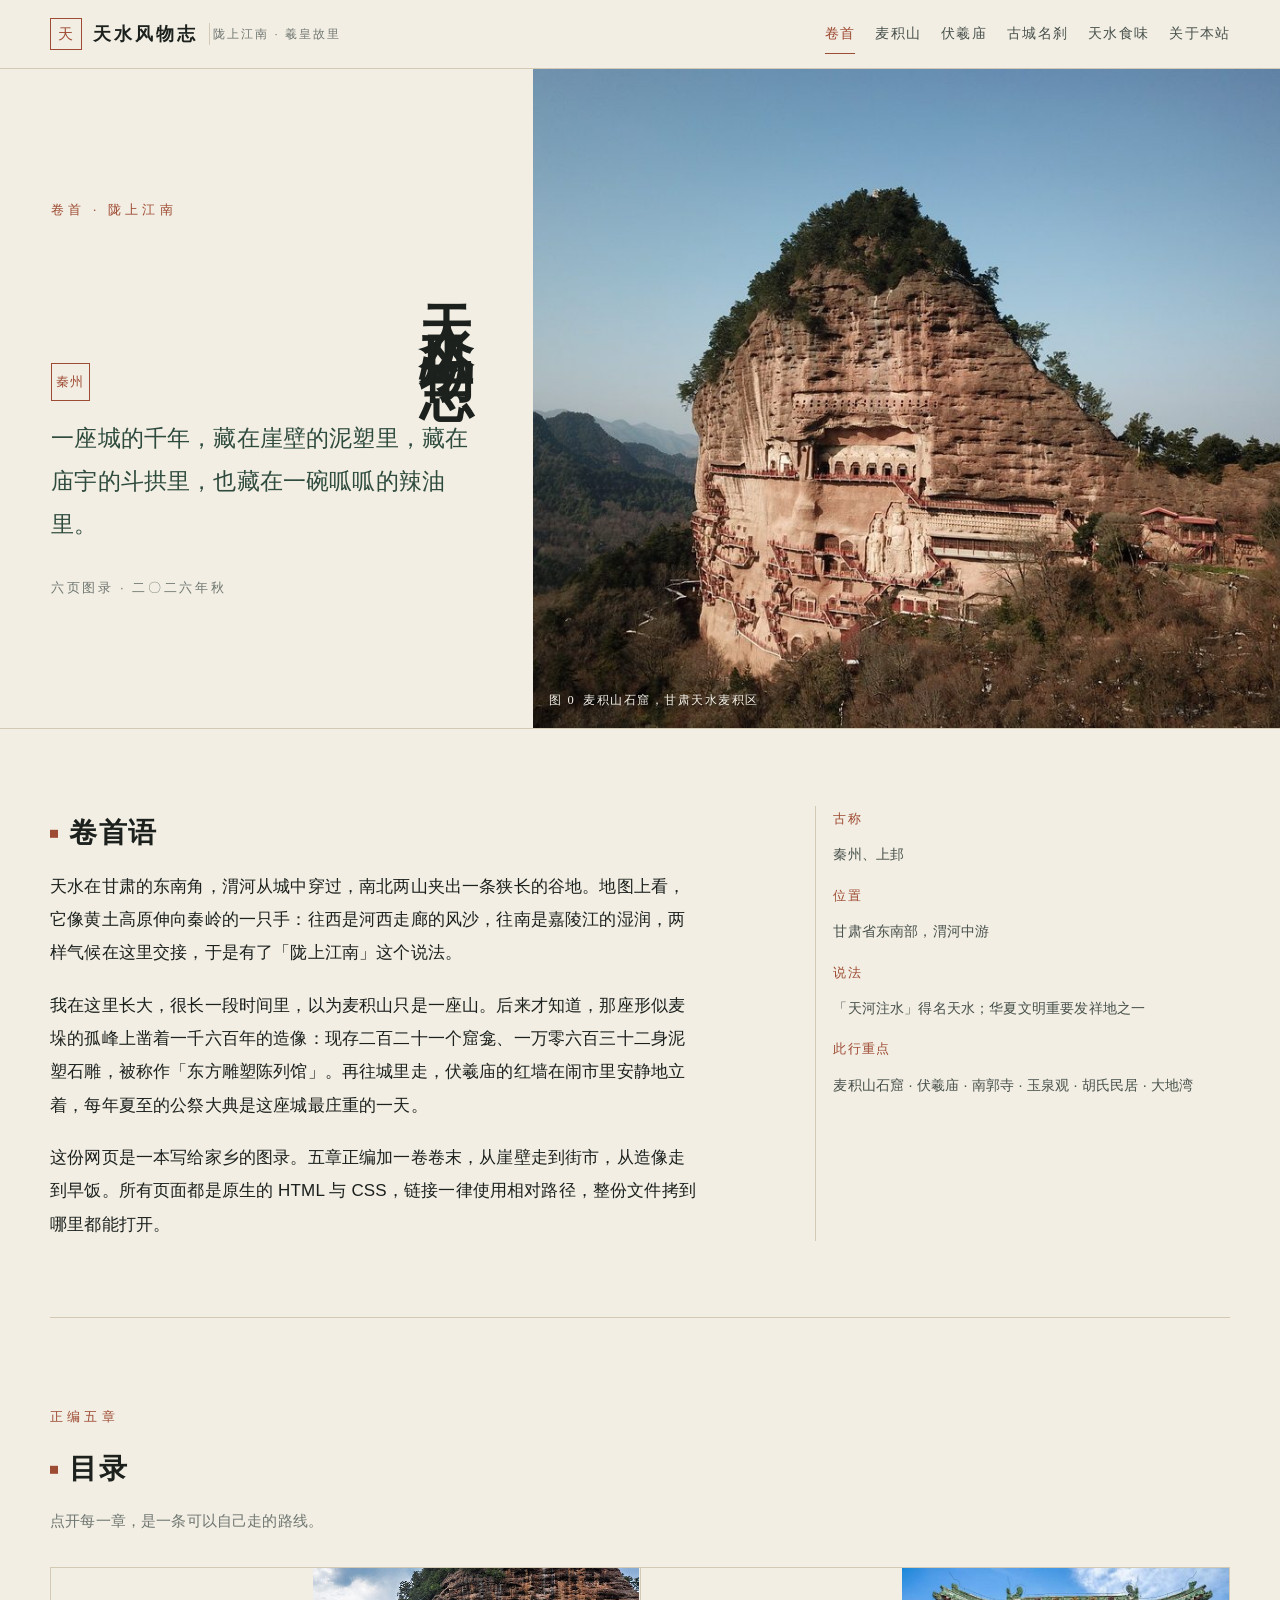
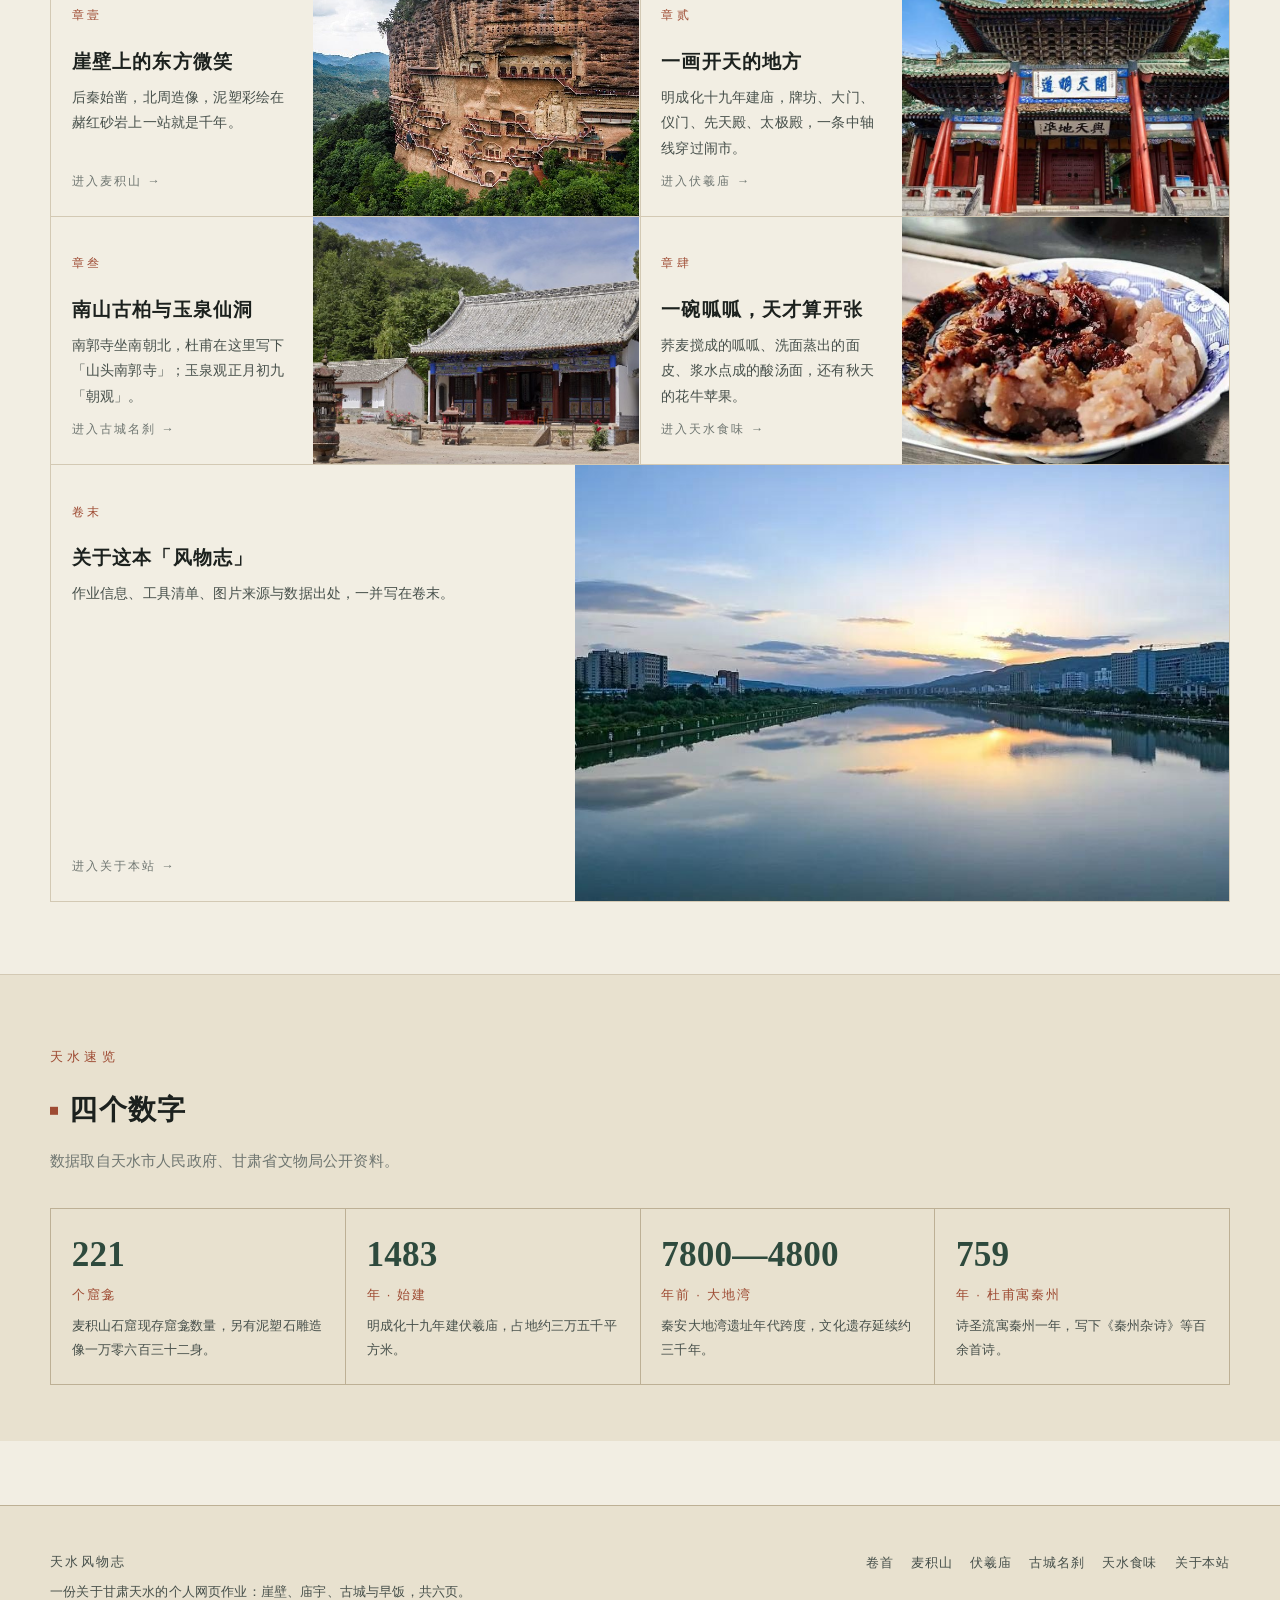
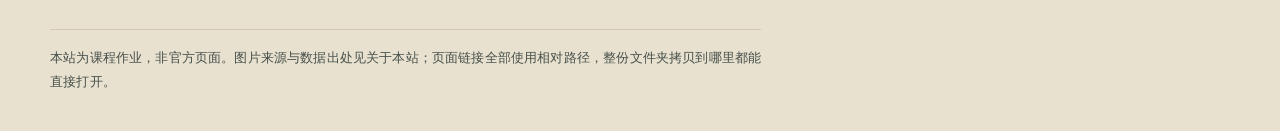
<file: index.html>
<!DOCTYPE html>
<html lang="zh-CN">
<head>
<meta charset="UTF-8">
<meta name="viewport" content="width=device-width, initial-scale=1">
<title>天水风物志 · 卷首 | 陇上江南，羲皇故里</title>
<meta name="description" content="一份关于甘肃天水的个人网页：从麦积山石窟、伏羲庙到古城名刹与市井食味，六页图录带你走一遍陇上江南。">
<meta name="author" content="个人网页设计课程作业">
<link rel="icon" href="images/favicon.svg" type="image/svg+xml">
<link rel="preconnect" href="https://miaoda.feishu.cn" crossorigin>
<link rel="stylesheet" href="https://miaoda.feishu.cn/fonts/css2?family=Noto+Serif+SC:wght@400;600;700;900&family=Noto+Sans+SC:wght@300;400;500;700&display=swap">
<link rel="stylesheet" href="css/style.css">
</head>
<body>

<header class="masthead" id="masthead">
  <div class="masthead__inner">
    <a class="brand" href="index.html" aria-label="返回首页">
      <span class="brand-seal" aria-hidden="true">天</span>
      <span class="brand-name">天水风物志</span>
      <span class="brand-sub">陇上江南 · 羲皇故里</span>
    </a>
    <button class="nav-toggle" type="button" aria-expanded="false" aria-controls="site-nav">目录</button>
    <nav class="site-nav" id="site-nav" aria-label="主导航">
      <a href="index.html" class="is-active" aria-current="page">卷首</a>
      <a href="maijishan.html">麦积山</a>
      <a href="fuximiao.html">伏羲庙</a>
      <a href="gucheng.html">古城名刹</a>
      <a href="shiwei.html">天水食味</a>
      <a href="about.html">关于本站</a>
    </nav>
  </div>
</header>

<main>

  <!-- ================= 分栏题签主图 ================= -->
  <section class="home-hero" aria-labelledby="hero-title">
    <div class="home-hero__text">
      <p class="kicker">卷首 · 陇上江南</p>
      <h1 class="home-hero__title" id="hero-title">天水风物志</h1>
      <div class="home-hero__aside">
        <span class="home-hero__seal" aria-hidden="true">秦州</span>
        <p class="home-hero__line">一座城的千年，藏在崖壁的泥塑里，藏在庙宇的斗拱里，也藏在一碗呱呱的辣油里。</p>
        <p class="home-hero__meta">六页图录 · 二〇二六年秋</p>
      </div>
    </div>
    <figure class="home-hero__figure">
      <img src="images/mj-01.jpg" alt="麦积山石窟远眺，赭红色孤峰上密布窟龛与栈道" width="1000" height="714">
      <figcaption><span>图 0</span> 麦积山石窟，甘肃天水麦积区</figcaption>
    </figure>
  </section>

  <!-- ================= 卷首语 ================= -->
  <section class="preface wrap" aria-labelledby="preface-title">
    <div class="prose prose--lead">
      <h2 class="section-title" id="preface-title">卷首语</h2>
      <p>天水在甘肃的东南角，渭河从城中穿过，南北两山夹出一条狭长的谷地。地图上看，它像黄土高原伸向秦岭的一只手：往西是河西走廊的风沙，往南是嘉陵江的湿润，两样气候在这里交接，于是有了「陇上江南」这个说法。</p>
      <p>我在这里长大，很长一段时间里，以为麦积山只是一座山。后来才知道，那座形似麦垛的孤峰上凿着一千六百年的造像：现存二百二十一个窟龛、一万零六百三十二身泥塑石雕，被称作「东方雕塑陈列馆」。再往城里走，伏羲庙的红墙在闹市里安静地立着，每年夏至的公祭大典是这座城最庄重的一天。</p>
      <p>这份网页是一本写给家乡的图录。五章正编加一卷卷末，从崖壁走到街市，从造像走到早饭。所有页面都是原生的 HTML 与 CSS，链接一律使用相对路径，整份文件拷到哪里都能打开。</p>
    </div>
    <aside class="preface__note">
      <dl>
        <dt>古称</dt>
        <dd>秦州、上邽</dd>
        <dt>位置</dt>
        <dd>甘肃省东南部，渭河中游</dd>
        <dt>说法</dt>
        <dd>「天河注水」得名天水；华夏文明重要发祥地之一</dd>
        <dt>此行重点</dt>
        <dd>麦积山石窟 · 伏羲庙 · 南郭寺 · 玉泉观 · 胡氏民居 · 大地湾</dd>
      </dl>
    </aside>
  </section>

  <!-- ================= 章节目录 ================= -->
  <section class="chapters wrap" aria-labelledby="chapters-title">
    <p class="kicker">正编五章</p>
    <h2 class="section-title" id="chapters-title">目录</h2>
    <p class="section-sub">点开每一章，是一条可以自己走的路线。</p>

    <div class="chapter-list">
      <a class="chapter-card" href="maijishan.html">
        <div class="chapter-card__body">
          <p class="chapter-card__no">章壹</p>
          <h3 class="chapter-card__title">崖壁上的东方微笑</h3>
          <p class="chapter-card__desc">后秦始凿，北周造像，泥塑彩绘在赭红砂岩上一站就是千年。</p>
          <span class="chapter-card__more">进入麦积山 →</span>
        </div>
        <div class="chapter-card__figure">
          <img src="images/mj-03.jpg" alt="麦积山石窟侧面，崖壁与栈道层叠" width="800" height="489" loading="lazy">
        </div>
      </a>

      <a class="chapter-card" href="fuximiao.html">
        <div class="chapter-card__body">
          <p class="chapter-card__no">章贰</p>
          <h3 class="chapter-card__title">一画开天的地方</h3>
          <p class="chapter-card__desc">明成化十九年建庙，牌坊、大门、仪门、先天殿、太极殿，一条中轴线穿过闹市。</p>
          <span class="chapter-card__more">进入伏羲庙 →</span>
        </div>
        <div class="chapter-card__figure">
          <img src="images/fx-01.jpg" alt="伏羲庙牌坊，匾额“开天明道”" width="800" height="533" loading="lazy">
        </div>
      </a>

      <a class="chapter-card" href="gucheng.html">
        <div class="chapter-card__body">
          <p class="chapter-card__no">章叁</p>
          <h3 class="chapter-card__title">南山古柏与玉泉仙洞</h3>
          <p class="chapter-card__desc">南郭寺坐南朝北，杜甫在这里写下「山头南郭寺」；玉泉观正月初九「朝观」。</p>
          <span class="chapter-card__more">进入古城名刹 →</span>
        </div>
        <div class="chapter-card__figure">
          <img src="images/ng-02.jpg" alt="南郭寺大殿前的香炉与院落" width="800" height="563" loading="lazy">
        </div>
      </a>

      <a class="chapter-card" href="shiwei.html">
        <div class="chapter-card__body">
          <p class="chapter-card__no">章肆</p>
          <h3 class="chapter-card__title">一碗呱呱，天才算开张</h3>
          <p class="chapter-card__desc">荞麦搅成的呱呱、洗面蒸出的面皮、浆水点成的酸汤面，还有秋天的花牛苹果。</p>
          <span class="chapter-card__more">进入天水食味 →</span>
        </div>
        <div class="chapter-card__figure">
          <img src="images/gg-01.jpg" alt="一碗浇了辣油蒜汁的天水呱呱" width="640" height="426" loading="lazy">
        </div>
      </a>

      <a class="chapter-card" href="about.html">
        <div class="chapter-card__body">
          <p class="chapter-card__no">卷末</p>
          <h3 class="chapter-card__title">关于这本「风物志」</h3>
          <p class="chapter-card__desc">作业信息、工具清单、图片来源与数据出处，一并写在卷末。</p>
          <span class="chapter-card__more">进入关于本站 →</span>
        </div>
        <div class="chapter-card__figure">
          <img src="images/city-01.jpg" alt="天水渭河城市段的日出与倒影" width="800" height="533" loading="lazy">
        </div>
      </a>
    </div>
  </section>

  <!-- ================= 速览 ================= -->
  <section class="facts" aria-labelledby="facts-title">
    <div class="wrap">
      <p class="kicker">天水速览</p>
      <h2 class="section-title" id="facts-title">四个数字</h2>
      <p class="section-sub">数据取自天水市人民政府、甘肃省文物局公开资料。</p>
      <div class="facts__grid">
        <div class="fact">
          <span class="fact__num">221</span>
          <span class="fact__label">个窟龛</span>
          <span class="fact__text">麦积山石窟现存窟龛数量，另有泥塑石雕造像一万零六百三十二身。</span>
        </div>
        <div class="fact">
          <span class="fact__num">1483</span>
          <span class="fact__label">年 · 始建</span>
          <span class="fact__text">明成化十九年建伏羲庙，占地约三万五千平方米。</span>
        </div>
        <div class="fact">
          <span class="fact__num">7800—4800</span>
          <span class="fact__label">年前 · 大地湾</span>
          <span class="fact__text">秦安大地湾遗址年代跨度，文化遗存延续约三千年。</span>
        </div>
        <div class="fact">
          <span class="fact__num">759</span>
          <span class="fact__label">年 · 杜甫寓秦州</span>
          <span class="fact__text">诗圣流寓秦州一年，写下《秦州杂诗》等百余首诗。</span>
        </div>
      </div>
    </div>
  </section>

</main>

<footer class="site-foot">
  <div class="wrap site-foot__inner">
    <div>
      <p class="site-foot__title">天水风物志</p>
      <p>一份关于甘肃天水的个人网页作业：崖壁、庙宇、古城与早饭，共六页。</p>
      <p class="site-foot__colophon">本站为课程作业，非官方页面。图片来源与数据出处见<a href="about.html">关于本站</a>；页面链接全部使用相对路径，整份文件夹拷贝到哪里都能直接打开。</p>
    </div>
    <nav class="site-foot__nav" aria-label="页脚导航">
      <a href="index.html">卷首</a>
      <a href="maijishan.html">麦积山</a>
      <a href="fuximiao.html">伏羲庙</a>
      <a href="gucheng.html">古城名刹</a>
      <a href="shiwei.html">天水食味</a>
      <a href="about.html">关于本站</a>
    </nav>
  </div>
</footer>

<div class="toast" id="toast" role="status" aria-live="polite"></div>
<script src="js/main.js"></script>
</body>
</html>
</file>
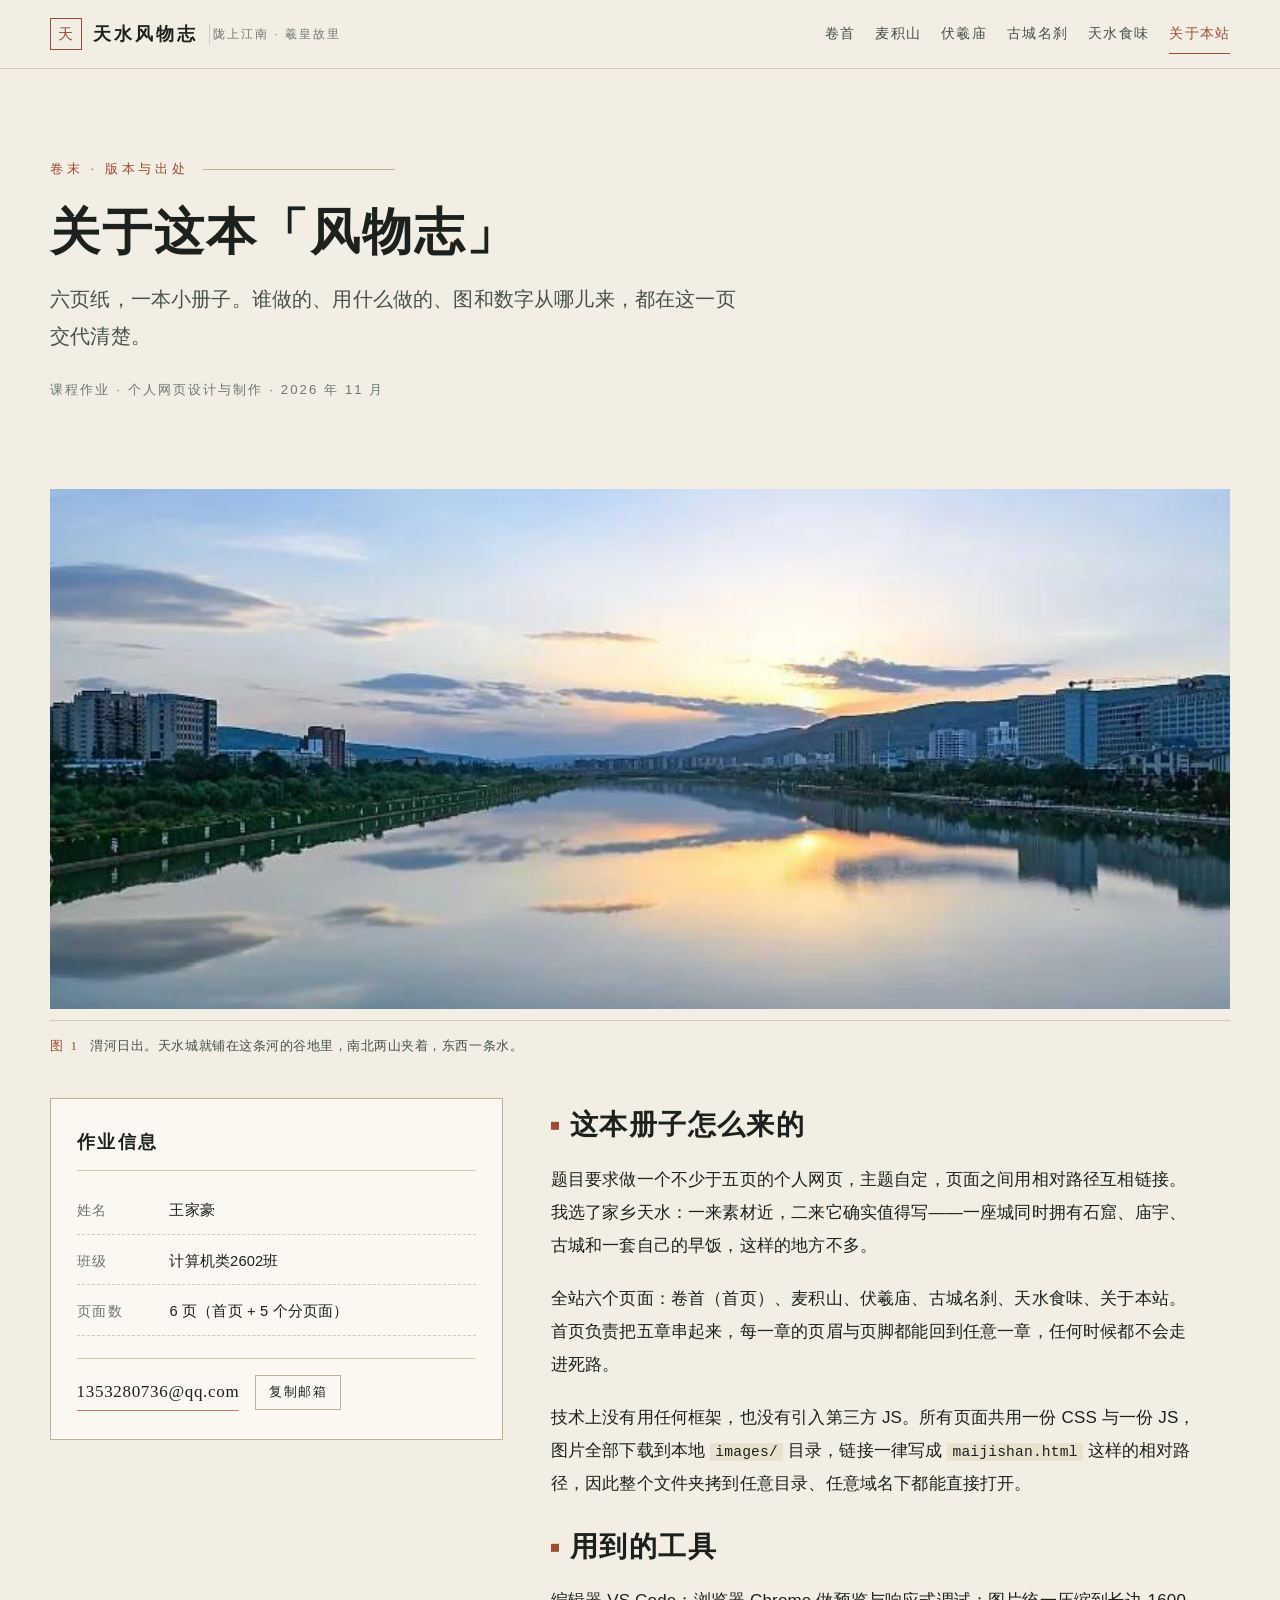
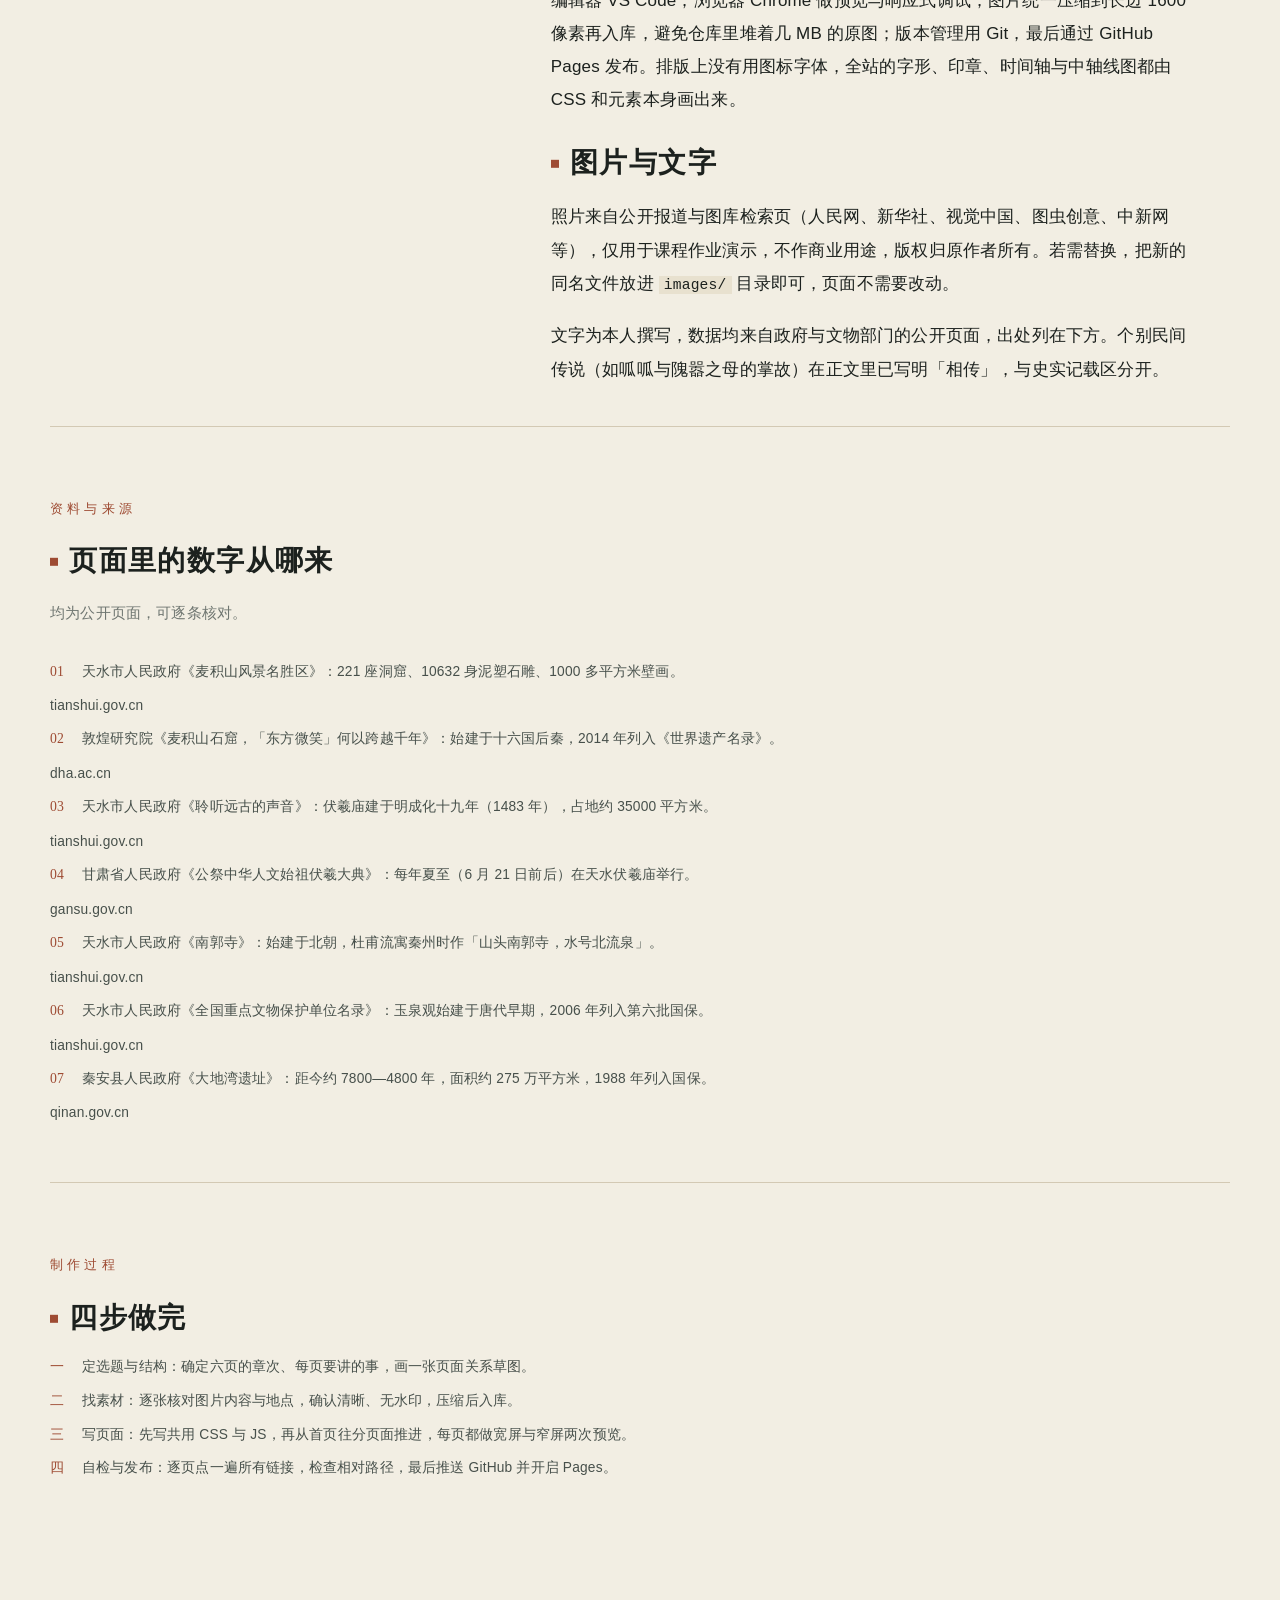
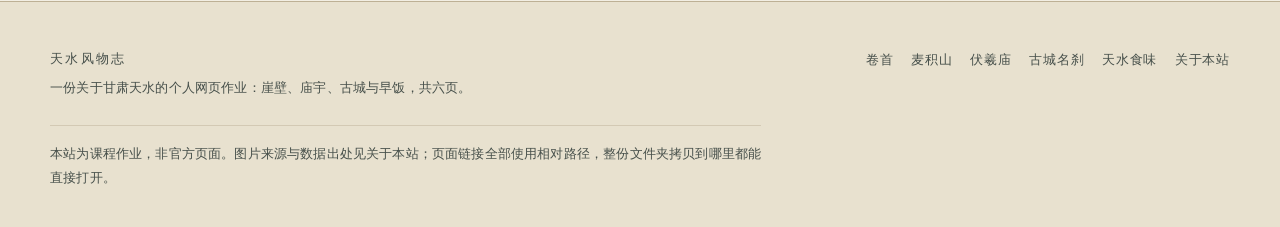
<file: about.html>
<!DOCTYPE html>
<html lang="zh-CN">
<head>
<meta charset="UTF-8">
<meta name="viewport" content="width=device-width, initial-scale=1">
<title>关于本站 · 卷末 | 天水风物志</title>
<meta name="description" content="《天水风物志》的卷末：作业信息、制作工具、图片版权说明、数据来源与联系方式。六个页面，全部使用相对路径。">
<link rel="icon" href="images/favicon.svg" type="image/svg+xml">
<link rel="preconnect" href="https://miaoda.feishu.cn" crossorigin>
<link rel="stylesheet" href="https://miaoda.feishu.cn/fonts/css2?family=Noto+Serif+SC:wght@400;600;700;900&family=Noto+Sans+SC:wght@300;400;500;700&display=swap">
<link rel="stylesheet" href="css/style.css">
</head>
<body>

<header class="masthead" id="masthead">
  <div class="masthead__inner">
    <a class="brand" href="index.html" aria-label="返回首页">
      <span class="brand-seal" aria-hidden="true">天</span>
      <span class="brand-name">天水风物志</span>
      <span class="brand-sub">陇上江南 · 羲皇故里</span>
    </a>
    <button class="nav-toggle" type="button" aria-expanded="false" aria-controls="site-nav">目录</button>
    <nav class="site-nav" id="site-nav" aria-label="主导航">
      <a href="index.html">卷首</a>
      <a href="maijishan.html">麦积山</a>
      <a href="fuximiao.html">伏羲庙</a>
      <a href="gucheng.html">古城名刹</a>
      <a href="shiwei.html">天水食味</a>
      <a href="about.html" class="is-active" aria-current="page">关于本站</a>
    </nav>
  </div>
</header>

<main>

  <section class="chapter-head wrap">
    <p class="chapter-head__no">卷末 · 版本与出处</p>
    <h1>关于这本「风物志」</h1>
    <p class="lede">六页纸，一本小册子。谁做的、用什么做的、图和数字从哪儿来，都在这一页交代清楚。</p>
    <p class="chapter-head__meta">课程作业 · 个人网页设计与制作 · 2026 年 11 月</p>
  </section>

  <figure class="plate plate--wide wrap">
    <img src="images/city-01.jpg" alt="天水渭河城市段，日出时河面与两岸建筑的倒影" width="800" height="533">
    <figcaption><span class="plate-no">图 1</span> 渭河日出。天水城就铺在这条河的谷地里，南北两山夹着，东西一条水。</figcaption>
  </figure>

  <section class="wrap">
    <div class="about-grid">
      <div class="id-card">
        <h2>作业信息</h2>
        <div class="id-row"><label>姓名</label><span class="value">王家豪</span></div>
        <div class="id-row"><label>班级</label><span class="value">计算机类2602班</span></div>
        <div class="id-row"><label>页面数</label><span class="value">6 页（首页 + 5 个分页面）</span></div>
        <div class="contact">
          <a class="contact__mail" href="mailto:1353280736@qq.com">1353280736@qq.com</a>
          <button class="copy-btn" type="button" id="copy-mail" data-mail="1353280736@qq.com">复制邮箱</button>
        </div>
      </div>

      <div class="prose">
        <h2 class="section-title">这本册子怎么来的</h2>
        <p>题目要求做一个不少于五页的个人网页，主题自定，页面之间用相对路径互相链接。我选了家乡天水：一来素材近，二来它确实值得写——一座城同时拥有石窟、庙宇、古城和一套自己的早饭，这样的地方不多。</p>
        <p>全站六个页面：卷首（首页）、麦积山、伏羲庙、古城名刹、天水食味、关于本站。首页负责把五章串起来，每一章的页眉与页脚都能回到任意一章，任何时候都不会走进死路。</p>
        <p>技术上没有用任何框架，也没有引入第三方 JS。所有页面共用一份 CSS 与一份 JS，图片全部下载到本地 <code>images/</code> 目录，链接一律写成 <code>maijishan.html</code> 这样的相对路径，因此整个文件夹拷到任意目录、任意域名下都能直接打开。</p>

        <h2 class="section-title">用到的工具</h2>
        <p>编辑器 VS Code；浏览器 Chrome 做预览与响应式调试；图片统一压缩到长边 1600 像素再入库，避免仓库里堆着几 MB 的原图；版本管理用 Git，最后通过 GitHub Pages 发布。排版上没有用图标字体，全站的字形、印章、时间轴与中轴线图都由 CSS 和元素本身画出来。</p>

        <h2 class="section-title">图片与文字</h2>
        <p>照片来自公开报道与图库检索页（人民网、新华社、视觉中国、图虫创意、中新网等），仅用于课程作业演示，不作商业用途，版权归原作者所有。若需替换，把新的同名文件放进 <code>images/</code> 目录即可，页面不需要改动。</p>
        <p>文字为本人撰写，数据均来自政府与文物部门的公开页面，出处列在下方。个别民间传说（如呱呱与隗嚣之母的掌故）在正文里已写明「相传」，与史实记载区分开。</p>
      </div>
    </div>
  </section>

  <section class="sources wrap" aria-labelledby="src-title">
    <p class="kicker">资料与来源</p>
    <h2 class="section-title" id="src-title">页面里的数字从哪来</h2>
    <p class="section-sub">均为公开页面，可逐条核对。</p>
    <ul class="sources__list">
      <li><b>01</b>天水市人民政府《麦积山风景名胜区》：221 座洞窟、10632 身泥塑石雕、1000 多平方米壁画。<a href="https://www.tianshui.gov.cn/info/3851/329121.htm" target="_blank" rel="noopener">tianshui.gov.cn</a></li>
      <li><b>02</b>敦煌研究院《麦积山石窟，「东方微笑」何以跨越千年》：始建于十六国后秦，2014 年列入《世界遗产名录》。<a href="https://www.dha.ac.cn/info/1018/6116.htm" target="_blank" rel="noopener">dha.ac.cn</a></li>
      <li><b>03</b>天水市人民政府《聆听远古的声音》：伏羲庙建于明成化十九年（1483 年），占地约 35000 平方米。<a href="https://www.tianshui.gov.cn/wlj/info/1822/175582.htm" target="_blank" rel="noopener">tianshui.gov.cn</a></li>
      <li><b>04</b>甘肃省人民政府《公祭中华人文始祖伏羲大典》：每年夏至（6 月 21 日前后）在天水伏羲庙举行。<a href="http://gansu.gov.cn/gsszf/gsyw/202506/174160079.shtml" target="_blank" rel="noopener">gansu.gov.cn</a></li>
      <li><b>05</b>天水市人民政府《南郭寺》：始建于北朝，杜甫流寓秦州时作「山头南郭寺，水号北流泉」。<a href="http://www.tianshui.gov.cn/info/4851/601021.htm" target="_blank" rel="noopener">tianshui.gov.cn</a></li>
      <li><b>06</b>天水市人民政府《全国重点文物保护单位名录》：玉泉观始建于唐代早期，2006 年列入第六批国保。<a href="https://www.tianshui.gov.cn/info/4841/600351.htm" target="_blank" rel="noopener">tianshui.gov.cn</a></li>
      <li><b>07</b>秦安县人民政府《大地湾遗址》：距今约 7800—4800 年，面积约 275 万平方米，1988 年列入国保。<a href="https://www.qinan.gov.cn/info/10162/83391.htm" target="_blank" rel="noopener">qinan.gov.cn</a></li>
    </ul>
  </section>

  <section class="wrap sources" aria-labelledby="log-title">
    <p class="kicker">制作过程</p>
    <h2 class="section-title" id="log-title">四步做完</h2>
    <ul class="sources__list">
      <li><b>一</b>定选题与结构：确定六页的章次、每页要讲的事，画一张页面关系草图。</li>
      <li><b>二</b>找素材：逐张核对图片内容与地点，确认清晰、无水印，压缩后入库。</li>
      <li><b>三</b>写页面：先写共用 CSS 与 JS，再从首页往分页面推进，每页都做宽屏与窄屏两次预览。</li>
      <li><b>四</b>自检与发布：逐页点一遍所有链接，检查相对路径，最后推送 GitHub 并开启 Pages。</li>
    </ul>
  </section>

</main>

<footer class="site-foot">
  <div class="wrap site-foot__inner">
    <div>
      <p class="site-foot__title">天水风物志</p>
      <p>一份关于甘肃天水的个人网页作业：崖壁、庙宇、古城与早饭，共六页。</p>
      <p class="site-foot__colophon">本站为课程作业，非官方页面。图片来源与数据出处见<a href="about.html">关于本站</a>；页面链接全部使用相对路径，整份文件夹拷贝到哪里都能直接打开。</p>
    </div>
    <nav class="site-foot__nav" aria-label="页脚导航">
      <a href="index.html">卷首</a>
      <a href="maijishan.html">麦积山</a>
      <a href="fuximiao.html">伏羲庙</a>
      <a href="gucheng.html">古城名刹</a>
      <a href="shiwei.html">天水食味</a>
      <a href="about.html">关于本站</a>
    </nav>
  </div>
</footer>

<div class="toast" id="toast" role="status" aria-live="polite"></div>
<script src="js/main.js"></script>
</body>
</html>
</file>
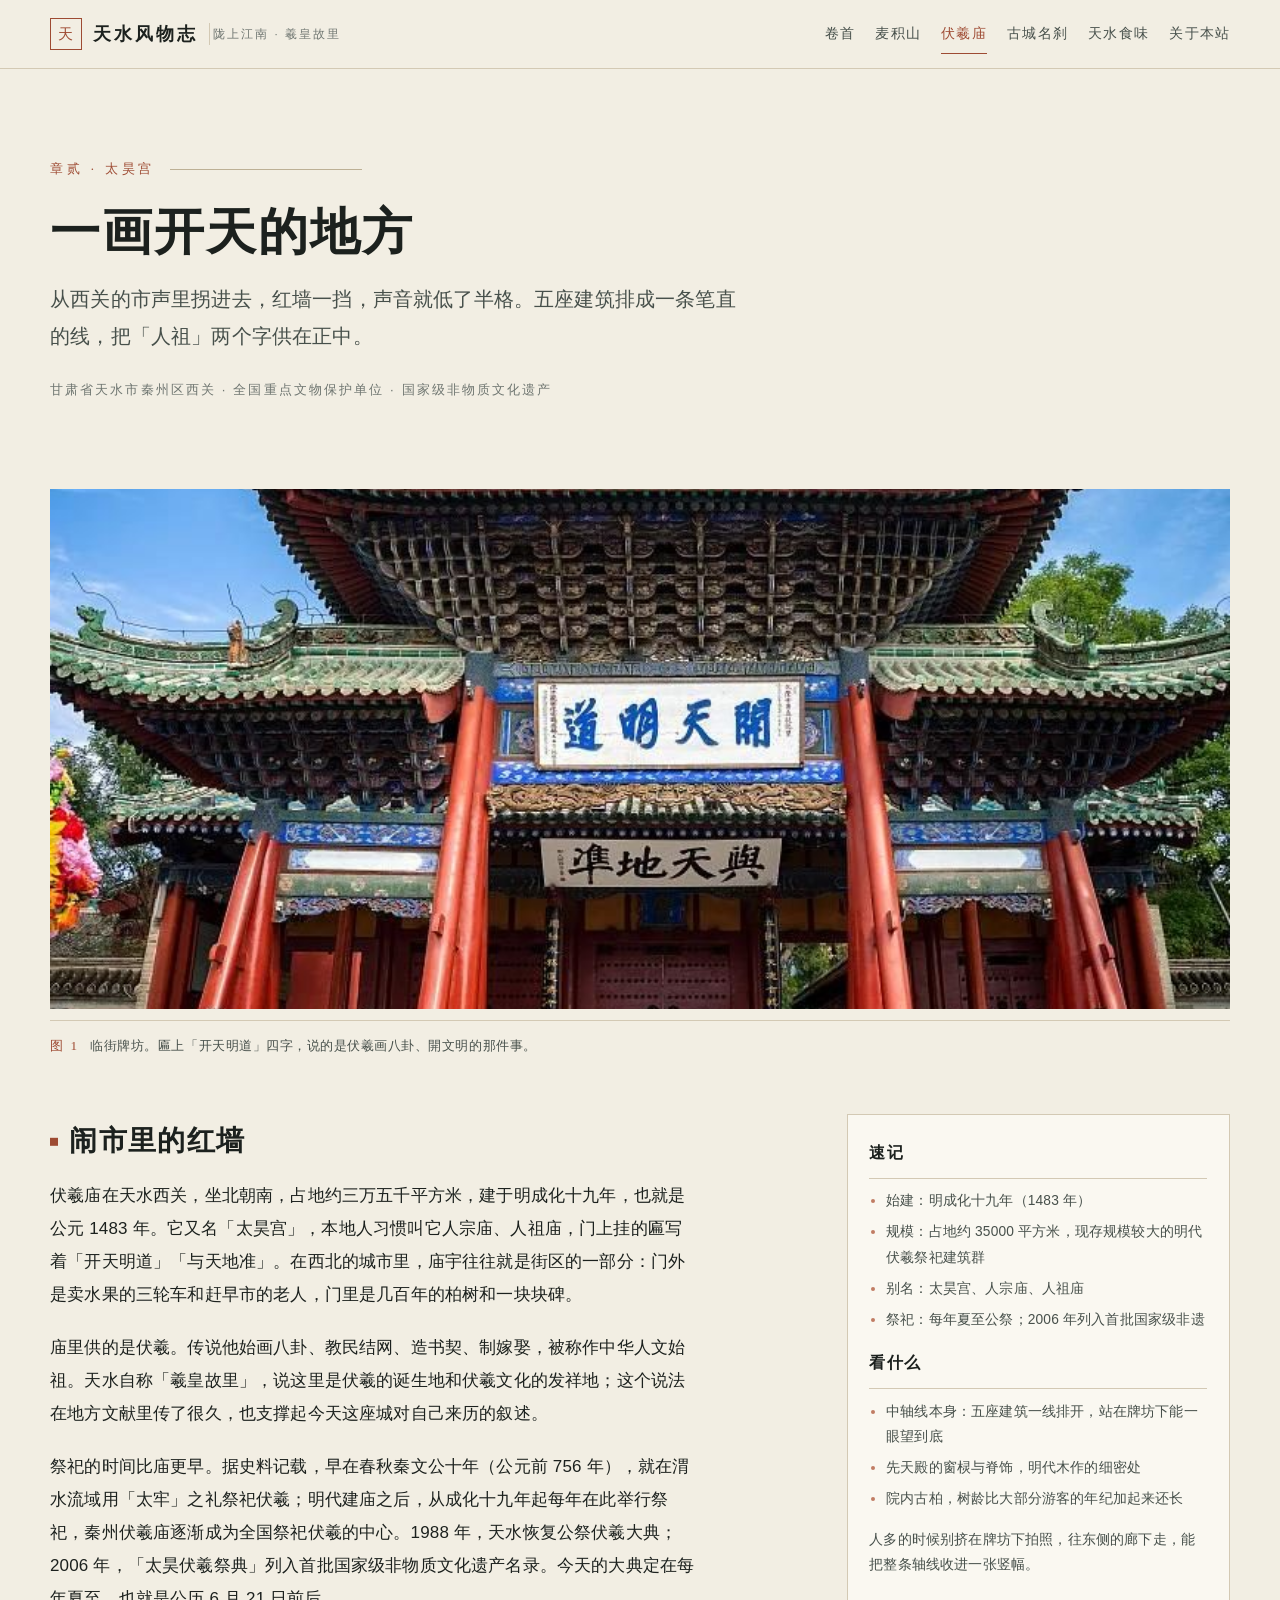
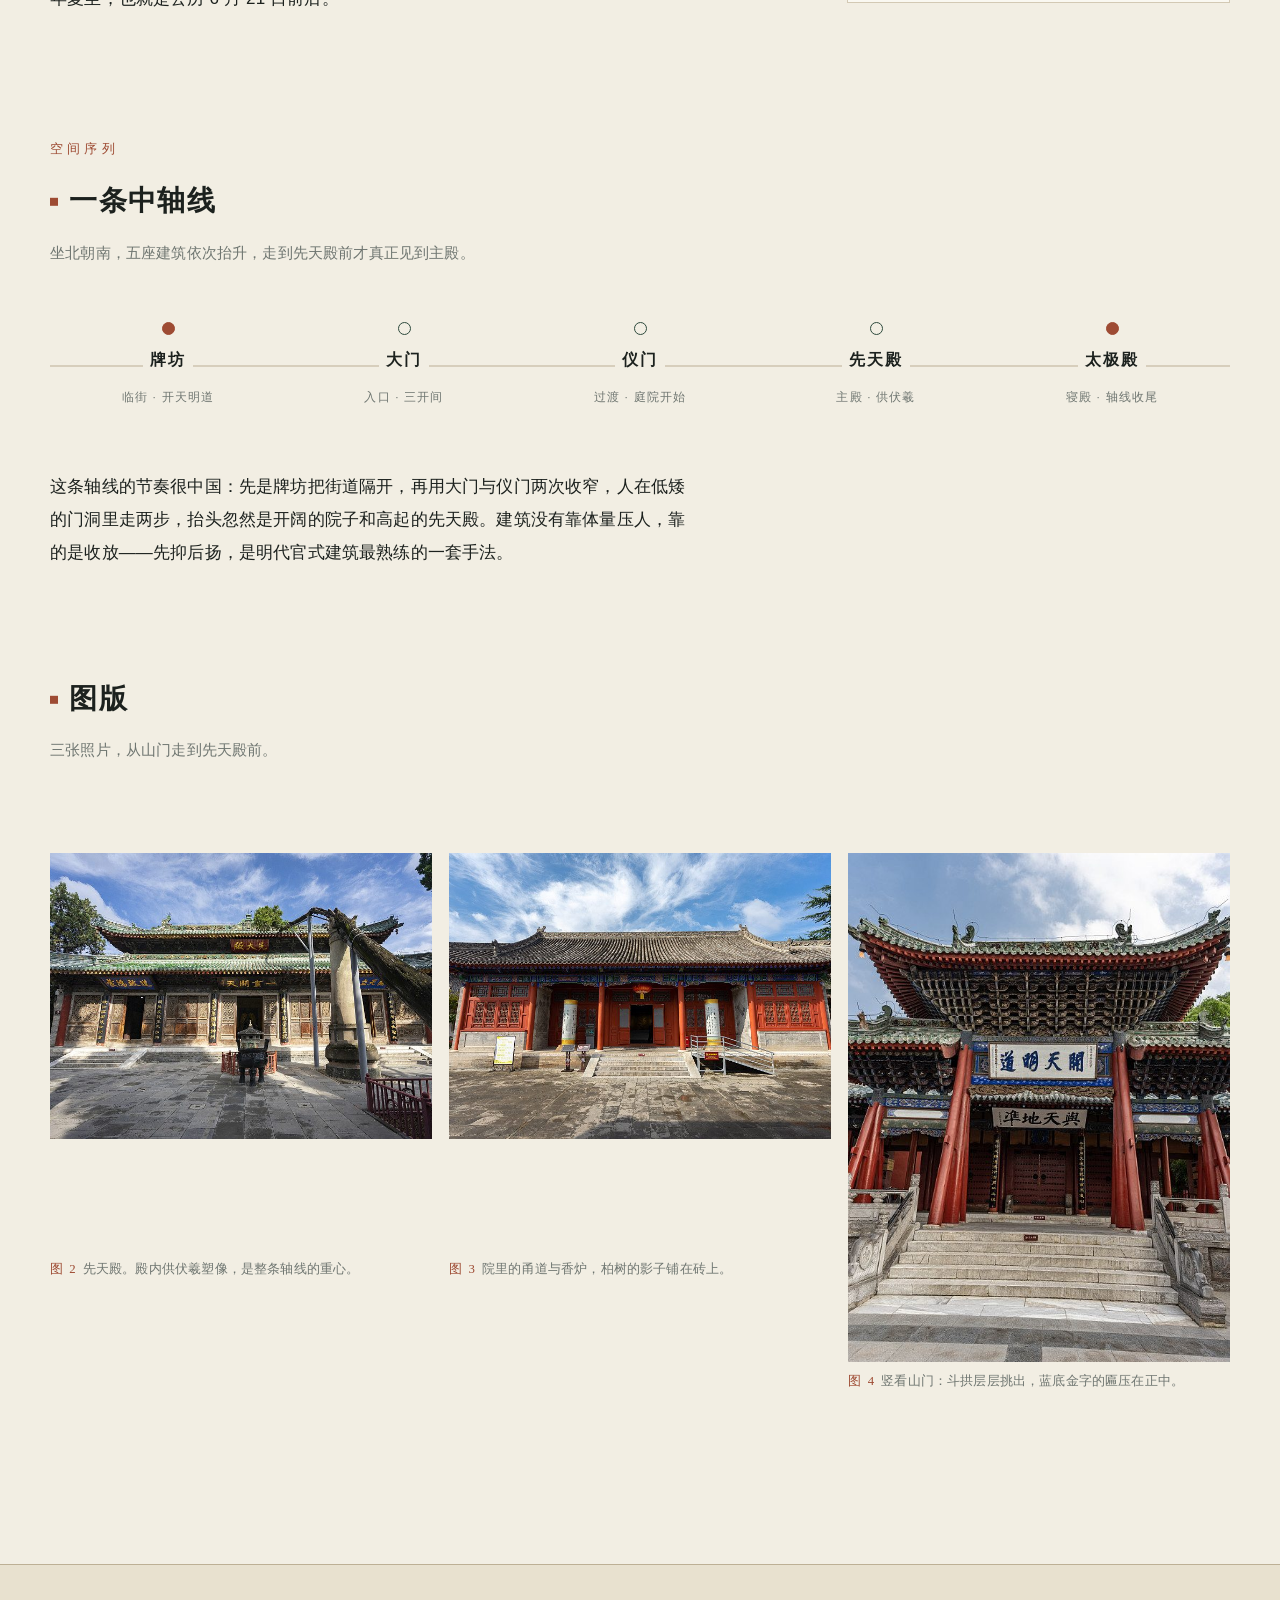
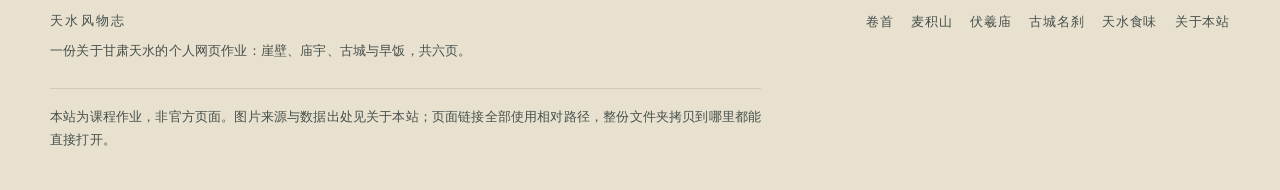
<file: fuximiao.html>
<!DOCTYPE html>
<html lang="zh-CN">
<head>
<meta charset="UTF-8">
<meta name="viewport" content="width=device-width, initial-scale=1">
<title>伏羲庙 · 一画开天的地方 | 天水风物志</title>
<meta name="description" content="天水伏羲庙：始建于明成化十九年（1483），牌坊、大门、仪门、先天殿、太极殿沿中轴线排列，每年夏至举行公祭伏羲大典。">
<link rel="icon" href="images/favicon.svg" type="image/svg+xml">
<link rel="preconnect" href="https://miaoda.feishu.cn" crossorigin>
<link rel="stylesheet" href="https://miaoda.feishu.cn/fonts/css2?family=Noto+Serif+SC:wght@400;600;700;900&family=Noto+Sans+SC:wght@300;400;500;700&display=swap">
<link rel="stylesheet" href="css/style.css">
</head>
<body>

<header class="masthead" id="masthead">
  <div class="masthead__inner">
    <a class="brand" href="index.html" aria-label="返回首页">
      <span class="brand-seal" aria-hidden="true">天</span>
      <span class="brand-name">天水风物志</span>
      <span class="brand-sub">陇上江南 · 羲皇故里</span>
    </a>
    <button class="nav-toggle" type="button" aria-expanded="false" aria-controls="site-nav">目录</button>
    <nav class="site-nav" id="site-nav" aria-label="主导航">
      <a href="index.html">卷首</a>
      <a href="maijishan.html">麦积山</a>
      <a href="fuximiao.html" class="is-active" aria-current="page">伏羲庙</a>
      <a href="gucheng.html">古城名刹</a>
      <a href="shiwei.html">天水食味</a>
      <a href="about.html">关于本站</a>
    </nav>
  </div>
</header>

<main>

  <section class="chapter-head wrap">
    <p class="chapter-head__no">章贰 · 太昊宫</p>
    <h1>一画开天的地方</h1>
    <p class="lede">从西关的市声里拐进去，红墙一挡，声音就低了半格。五座建筑排成一条笔直的线，把「人祖」两个字供在正中。</p>
    <p class="chapter-head__meta">甘肃省天水市秦州区西关 · 全国重点文物保护单位 · 国家级非物质文化遗产</p>
  </section>

  <figure class="plate plate--wide wrap">
    <img src="images/fx-01.jpg" alt="伏羲庙临街牌坊，蓝底匾额书“开天明道”" width="800" height="533">
    <figcaption><span class="plate-no">图 1</span> 临街牌坊。匾上「开天明道」四字，说的是伏羲画八卦、開文明的那件事。</figcaption>
  </figure>

  <section class="article wrap" aria-labelledby="fx-story">
    <div class="article__grid">
      <div class="prose prose--lead">
        <h2 class="section-title" id="fx-story">闹市里的红墙</h2>
        <p>伏羲庙在天水西关，坐北朝南，占地约三万五千平方米，建于明成化十九年，也就是公元 1483 年。它又名「太昊宫」，本地人习惯叫它人宗庙、人祖庙，门上挂的匾写着「开天明道」「与天地准」。在西北的城市里，庙宇往往就是街区的一部分：门外是卖水果的三轮车和赶早市的老人，门里是几百年的柏树和一块块碑。</p>
        <p>庙里供的是伏羲。传说他始画八卦、教民结网、造书契、制嫁娶，被称作中华人文始祖。天水自称「羲皇故里」，说这里是伏羲的诞生地和伏羲文化的发祥地；这个说法在地方文献里传了很久，也支撑起今天这座城对自己来历的叙述。</p>
        <p>祭祀的时间比庙更早。据史料记载，早在春秋秦文公十年（公元前 756 年），就在渭水流域用「太牢」之礼祭祀伏羲；明代建庙之后，从成化十九年起每年在此举行祭祀，秦州伏羲庙逐渐成为全国祭祀伏羲的中心。1988 年，天水恢复公祭伏羲大典；2006 年，「太昊伏羲祭典」列入首批国家级非物质文化遗产名录。今天的大典定在每年夏至，也就是公历 6 月 21 日前后。</p>
      </div>

      <aside class="aside-card" aria-label="伏羲庙速记">
        <h3>速记</h3>
        <ul>
          <li>始建：明成化十九年（1483 年）</li>
          <li>规模：占地约 35000 平方米，现存规模较大的明代伏羲祭祀建筑群</li>
          <li>别名：太昊宫、人宗庙、人祖庙</li>
          <li>祭祀：每年夏至公祭；2006 年列入首批国家级非遗</li>
        </ul>
        <h3>看什么</h3>
        <ul>
          <li>中轴线本身：五座建筑一线排开，站在牌坊下能一眼望到底</li>
          <li>先天殿的窗棂与脊饰，明代木作的细密处</li>
          <li>院内古柏，树龄比大部分游客的年纪加起来还长</li>
        </ul>
        <p>人多的时候别挤在牌坊下拍照，往东侧的廊下走，能把整条轴线收进一张竖幅。</p>
      </aside>
    </div>
  </section>

  <section class="wrap band" aria-labelledby="fx-axis">
    <p class="kicker">空间序列</p>
    <h2 class="section-title" id="fx-axis">一条中轴线</h2>
    <p class="section-sub">坐北朝南，五座建筑依次抬升，走到先天殿前才真正见到主殿。</p>

    <div class="axis" role="img" aria-label="伏羲庙中轴线：牌坊、大门、仪门、先天殿、太极殿依次排列">
      <div class="axis__node">
        <span class="dot dot--first"></span>
        <b>牌坊</b>
        <small>临街 · 开天明道</small>
      </div>
      <div class="axis__node">
        <span class="dot"></span>
        <b>大门</b>
        <small>入口 · 三开间</small>
      </div>
      <div class="axis__node">
        <span class="dot"></span>
        <b>仪门</b>
        <small>过渡 · 庭院开始</small>
      </div>
      <div class="axis__node">
        <span class="dot"></span>
        <b>先天殿</b>
        <small>主殿 · 供伏羲</small>
      </div>
      <div class="axis__node">
        <span class="dot dot--last"></span>
        <b>太极殿</b>
        <small>寝殿 · 轴线收尾</small>
      </div>
    </div>

    <div class="prose">
      <p>这条轴线的节奏很中国：先是牌坊把街道隔开，再用大门与仪门两次收窄，人在低矮的门洞里走两步，抬头忽然是开阔的院子和高起的先天殿。建筑没有靠体量压人，靠的是收放——先抑后扬，是明代官式建筑最熟练的一套手法。</p>
    </div>
  </section>

  <section class="wrap band" aria-labelledby="fx-plates">
    <h2 class="section-title" id="fx-plates">图版</h2>
    <p class="section-sub">三张照片，从山门走到先天殿前。</p>
    <div class="plate-grid">
      <figure>
        <img src="images/fx-02.jpg" alt="伏羲庙先天殿，悬“先天殿”匾额" width="800" height="533" loading="lazy">
        <figcaption><b>图 2</b>先天殿。殿内供伏羲塑像，是整条轴线的重心。</figcaption>
      </figure>
      <figure>
        <img src="images/fx-03.jpg" alt="伏羲庙庭院与甬道，两侧古柏" width="800" height="533" loading="lazy">
        <figcaption><b>图 3</b>院里的甬道与香炉，柏树的影子铺在砖上。</figcaption>
      </figure>
      <figure class="is-tall">
        <img src="images/fx-04.jpg" alt="伏羲庙山门正面，竖幅" width="533" height="800" loading="lazy">
        <figcaption><b>图 4</b>竖看山门：斗拱层层挑出，蓝底金字的匾压在正中。</figcaption>
      </figure>
    </div>
  </section>

</main>

<footer class="site-foot">
  <div class="wrap site-foot__inner">
    <div>
      <p class="site-foot__title">天水风物志</p>
      <p>一份关于甘肃天水的个人网页作业：崖壁、庙宇、古城与早饭，共六页。</p>
      <p class="site-foot__colophon">本站为课程作业，非官方页面。图片来源与数据出处见<a href="about.html">关于本站</a>；页面链接全部使用相对路径，整份文件夹拷贝到哪里都能直接打开。</p>
    </div>
    <nav class="site-foot__nav" aria-label="页脚导航">
      <a href="index.html">卷首</a>
      <a href="maijishan.html">麦积山</a>
      <a href="fuximiao.html">伏羲庙</a>
      <a href="gucheng.html">古城名刹</a>
      <a href="shiwei.html">天水食味</a>
      <a href="about.html">关于本站</a>
    </nav>
  </div>
</footer>

<div class="toast" id="toast" role="status" aria-live="polite"></div>
<script src="js/main.js"></script>
</body>
</html>
</file>
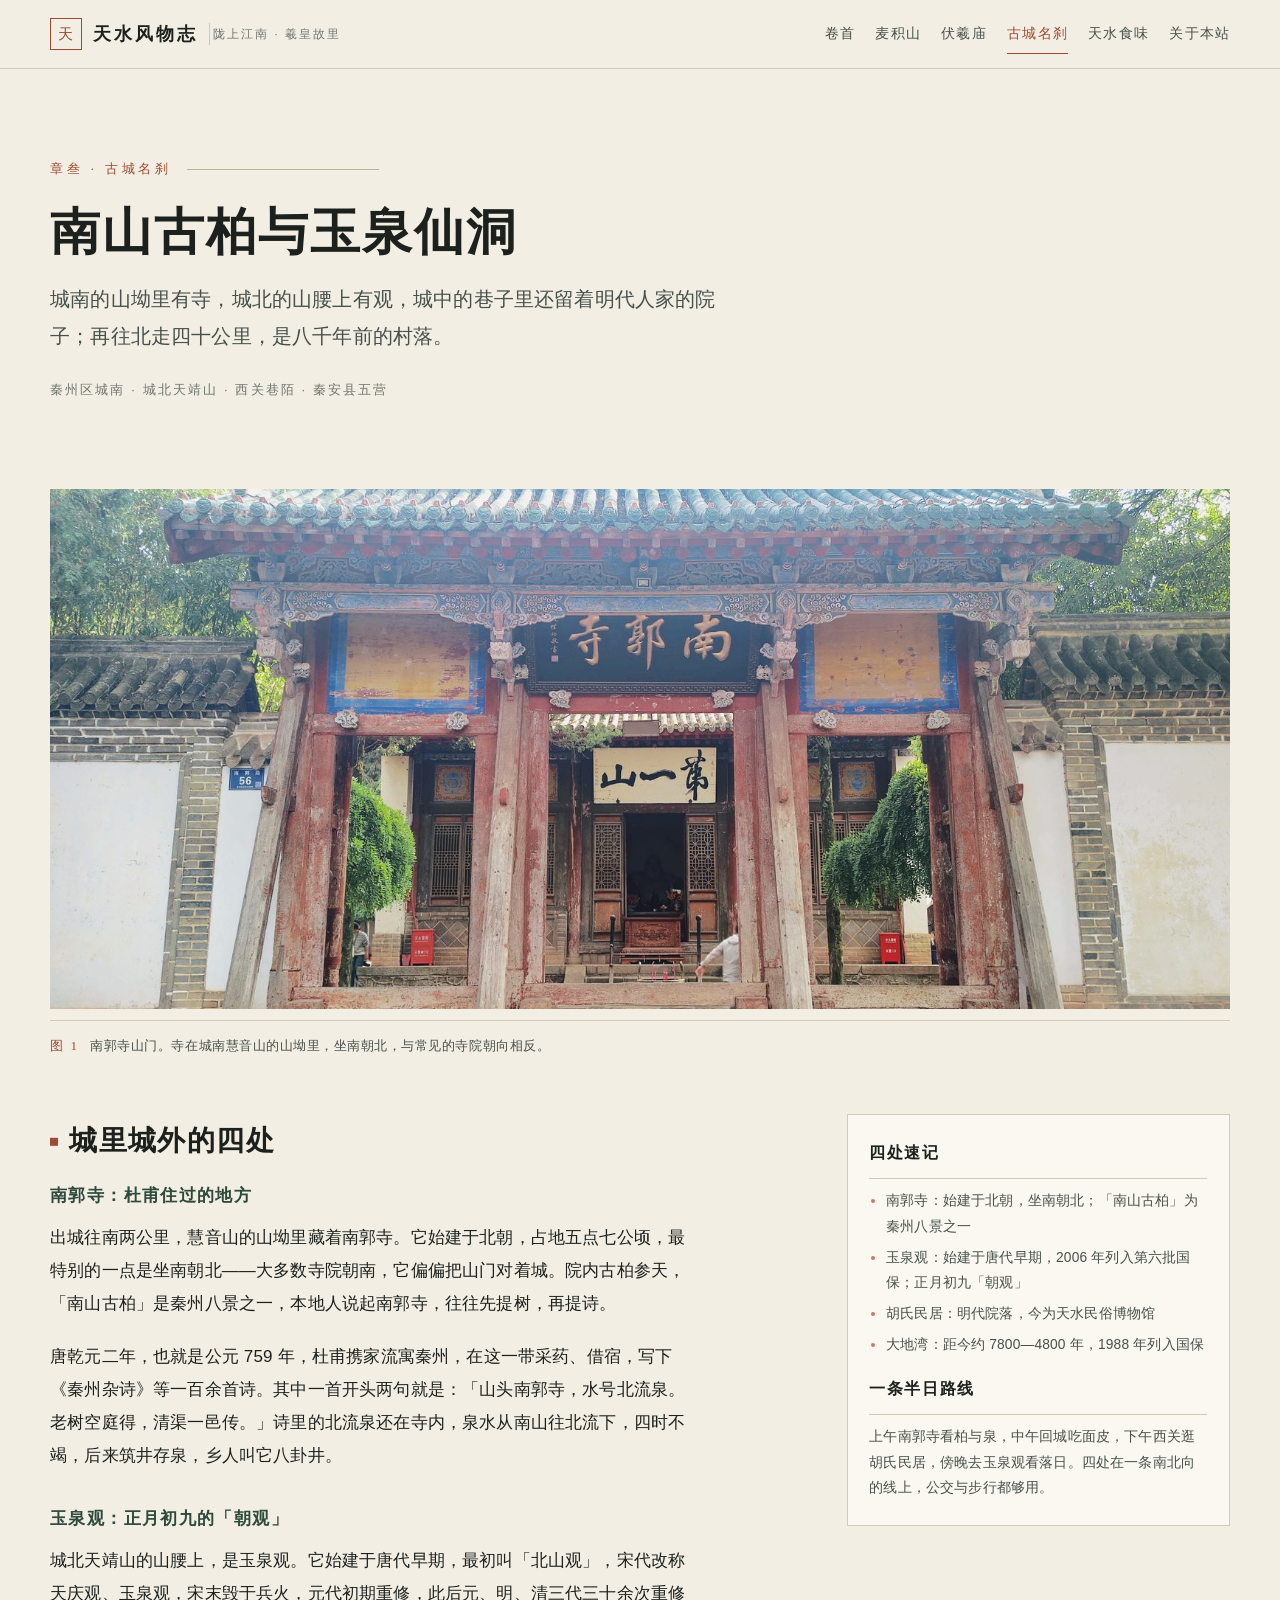
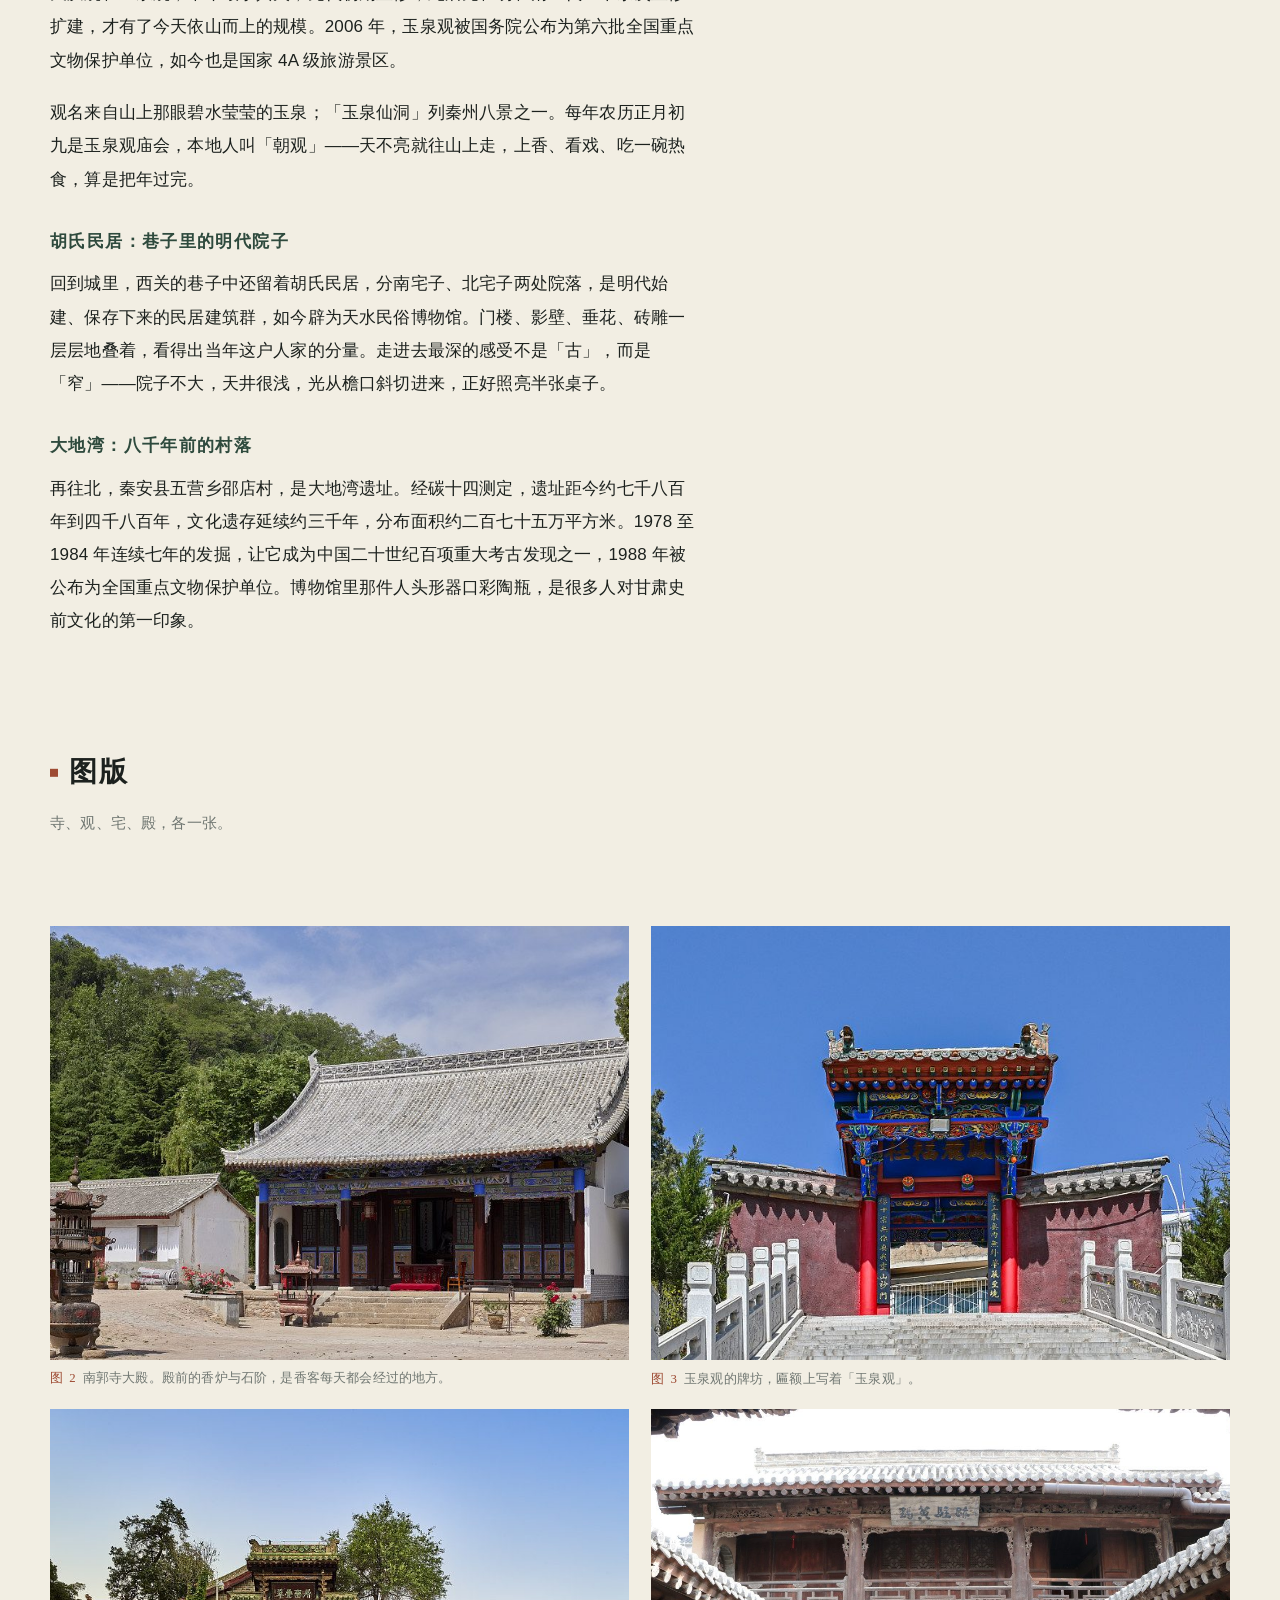
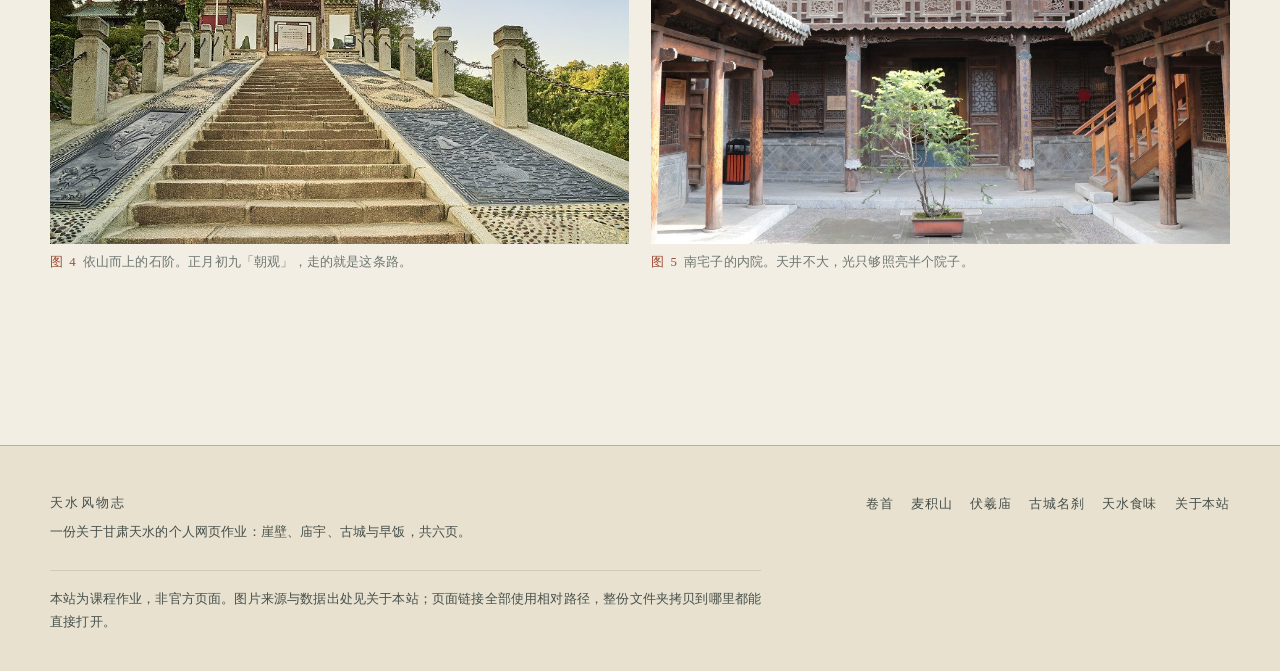
<file: gucheng.html>
<!DOCTYPE html>
<html lang="zh-CN">
<head>
<meta charset="UTF-8">
<meta name="viewport" content="width=device-width, initial-scale=1">
<title>古城名刹 · 南山古柏与玉泉仙洞 | 天水风物志</title>
<meta name="description" content="天水的古城与名刹：坐南朝北的南郭寺与杜甫《秦州杂诗》，唐代始建的玉泉观，明代胡氏民居，以及距今七千八百年的秦安大地湾遗址。">
<link rel="icon" href="images/favicon.svg" type="image/svg+xml">
<link rel="preconnect" href="https://miaoda.feishu.cn" crossorigin>
<link rel="stylesheet" href="https://miaoda.feishu.cn/fonts/css2?family=Noto+Serif+SC:wght@400;600;700;900&family=Noto+Sans+SC:wght@300;400;500;700&display=swap">
<link rel="stylesheet" href="css/style.css">
</head>
<body>

<header class="masthead" id="masthead">
  <div class="masthead__inner">
    <a class="brand" href="index.html" aria-label="返回首页">
      <span class="brand-seal" aria-hidden="true">天</span>
      <span class="brand-name">天水风物志</span>
      <span class="brand-sub">陇上江南 · 羲皇故里</span>
    </a>
    <button class="nav-toggle" type="button" aria-expanded="false" aria-controls="site-nav">目录</button>
    <nav class="site-nav" id="site-nav" aria-label="主导航">
      <a href="index.html">卷首</a>
      <a href="maijishan.html">麦积山</a>
      <a href="fuximiao.html">伏羲庙</a>
      <a href="gucheng.html" class="is-active" aria-current="page">古城名刹</a>
      <a href="shiwei.html">天水食味</a>
      <a href="about.html">关于本站</a>
    </nav>
  </div>
</header>

<main>

  <section class="chapter-head wrap">
    <p class="chapter-head__no">章叁 · 古城名刹</p>
    <h1>南山古柏与玉泉仙洞</h1>
    <p class="lede">城南的山坳里有寺，城北的山腰上有观，城中的巷子里还留着明代人家的院子；再往北走四十公里，是八千年前的村落。</p>
    <p class="chapter-head__meta">秦州区城南 · 城北天靖山 · 西关巷陌 · 秦安县五营</p>
  </section>

  <figure class="plate plate--wide wrap">
    <img src="images/ng-01.jpg" alt="南郭寺山门，木构牌坊上悬“南郭寺”匾" width="1600" height="1067">
    <figcaption><span class="plate-no">图 1</span> 南郭寺山门。寺在城南慧音山的山坳里，坐南朝北，与常见的寺院朝向相反。</figcaption>
  </figure>

  <section class="article wrap" aria-labelledby="gc-story">
    <div class="article__grid">
      <div class="prose prose--lead">
        <h2 class="section-title" id="gc-story">城里城外的四处</h2>

        <h3>南郭寺：杜甫住过的地方</h3>
        <p>出城往南两公里，慧音山的山坳里藏着南郭寺。它始建于北朝，占地五点七公顷，最特别的一点是坐南朝北——大多数寺院朝南，它偏偏把山门对着城。院内古柏参天，「南山古柏」是秦州八景之一，本地人说起南郭寺，往往先提树，再提诗。</p>
        <p>唐乾元二年，也就是公元 759 年，杜甫携家流寓秦州，在这一带采药、借宿，写下《秦州杂诗》等一百余首诗。其中一首开头两句就是：「山头南郭寺，水号北流泉。老树空庭得，清渠一邑传。」诗里的北流泉还在寺内，泉水从南山往北流下，四时不竭，后来筑井存泉，乡人叫它八卦井。</p>

        <h3>玉泉观：正月初九的「朝观」</h3>
        <p>城北天靖山的山腰上，是玉泉观。它始建于唐代早期，最初叫「北山观」，宋代改称天庆观、玉泉观，宋末毁于兵火，元代初期重修，此后元、明、清三代三十余次重修扩建，才有了今天依山而上的规模。2006 年，玉泉观被国务院公布为第六批全国重点文物保护单位，如今也是国家 4A 级旅游景区。</p>
        <p>观名来自山上那眼碧水莹莹的玉泉；「玉泉仙洞」列秦州八景之一。每年农历正月初九是玉泉观庙会，本地人叫「朝观」——天不亮就往山上走，上香、看戏、吃一碗热食，算是把年过完。</p>

        <h3>胡氏民居：巷子里的明代院子</h3>
        <p>回到城里，西关的巷子中还留着胡氏民居，分南宅子、北宅子两处院落，是明代始建、保存下来的民居建筑群，如今辟为天水民俗博物馆。门楼、影壁、垂花、砖雕一层层地叠着，看得出当年这户人家的分量。走进去最深的感受不是「古」，而是「窄」——院子不大，天井很浅，光从檐口斜切进来，正好照亮半张桌子。</p>

        <h3>大地湾：八千年前的村落</h3>
        <p>再往北，秦安县五营乡邵店村，是大地湾遗址。经碳十四测定，遗址距今约七千八百年到四千八百年，文化遗存延续约三千年，分布面积约二百七十五万平方米。1978 至 1984 年连续七年的发掘，让它成为中国二十世纪百项重大考古发现之一，1988 年被公布为全国重点文物保护单位。博物馆里那件人头形器口彩陶瓶，是很多人对甘肃史前文化的第一印象。</p>
      </div>

      <aside class="aside-card" aria-label="四处速记">
        <h3>四处速记</h3>
        <ul>
          <li>南郭寺：始建于北朝，坐南朝北；「南山古柏」为秦州八景之一</li>
          <li>玉泉观：始建于唐代早期，2006 年列入第六批国保；正月初九「朝观」</li>
          <li>胡氏民居：明代院落，今为天水民俗博物馆</li>
          <li>大地湾：距今约 7800—4800 年，1988 年列入国保</li>
        </ul>
        <h3>一条半日路线</h3>
        <p>上午南郭寺看柏与泉，中午回城吃面皮，下午西关逛胡氏民居，傍晚去玉泉观看落日。四处在一条南北向的线上，公交与步行都够用。</p>
      </aside>
    </div>
  </section>

  <section class="wrap band" aria-labelledby="gc-plates">
    <h2 class="section-title" id="gc-plates">图版</h2>
    <p class="section-sub">寺、观、宅、殿，各一张。</p>
    <div class="plate-grid plate-grid--2x2">
      <figure>
        <img src="images/ng-02.jpg" alt="南郭寺大殿与院内香炉" width="800" height="563" loading="lazy">
        <figcaption><b>图 2</b>南郭寺大殿。殿前的香炉与石阶，是香客每天都会经过的地方。</figcaption>
      </figure>
      <figure>
        <img src="images/yq-01.jpg" alt="玉泉观牌坊，蓝天下红柱彩绘" width="800" height="533" loading="lazy">
        <figcaption><b>图 3</b>玉泉观的牌坊，匾额上写着「玉泉观」。</figcaption>
      </figure>
      <figure>
        <img src="images/yq-02.jpg" alt="玉泉观依山而上的石阶与道观门楼" width="800" height="600" loading="lazy">
        <figcaption><b>图 4</b>依山而上的石阶。正月初九「朝观」，走的就是这条路。</figcaption>
      </figure>
      <figure>
        <img src="images/nz-01.jpg" alt="胡氏民居南宅子内院，木构楼房与天井" width="1280" height="852" loading="lazy">
        <figcaption><b>图 5</b>南宅子的内院。天井不大，光只够照亮半个院子。</figcaption>
      </figure>
    </div>
  </section>

</main>

<footer class="site-foot">
  <div class="wrap site-foot__inner">
    <div>
      <p class="site-foot__title">天水风物志</p>
      <p>一份关于甘肃天水的个人网页作业：崖壁、庙宇、古城与早饭，共六页。</p>
      <p class="site-foot__colophon">本站为课程作业，非官方页面。图片来源与数据出处见<a href="about.html">关于本站</a>；页面链接全部使用相对路径，整份文件夹拷贝到哪里都能直接打开。</p>
    </div>
    <nav class="site-foot__nav" aria-label="页脚导航">
      <a href="index.html">卷首</a>
      <a href="maijishan.html">麦积山</a>
      <a href="fuximiao.html">伏羲庙</a>
      <a href="gucheng.html">古城名刹</a>
      <a href="shiwei.html">天水食味</a>
      <a href="about.html">关于本站</a>
    </nav>
  </div>
</footer>

<div class="toast" id="toast" role="status" aria-live="polite"></div>
<script src="js/main.js"></script>
</body>
</html>
</file>
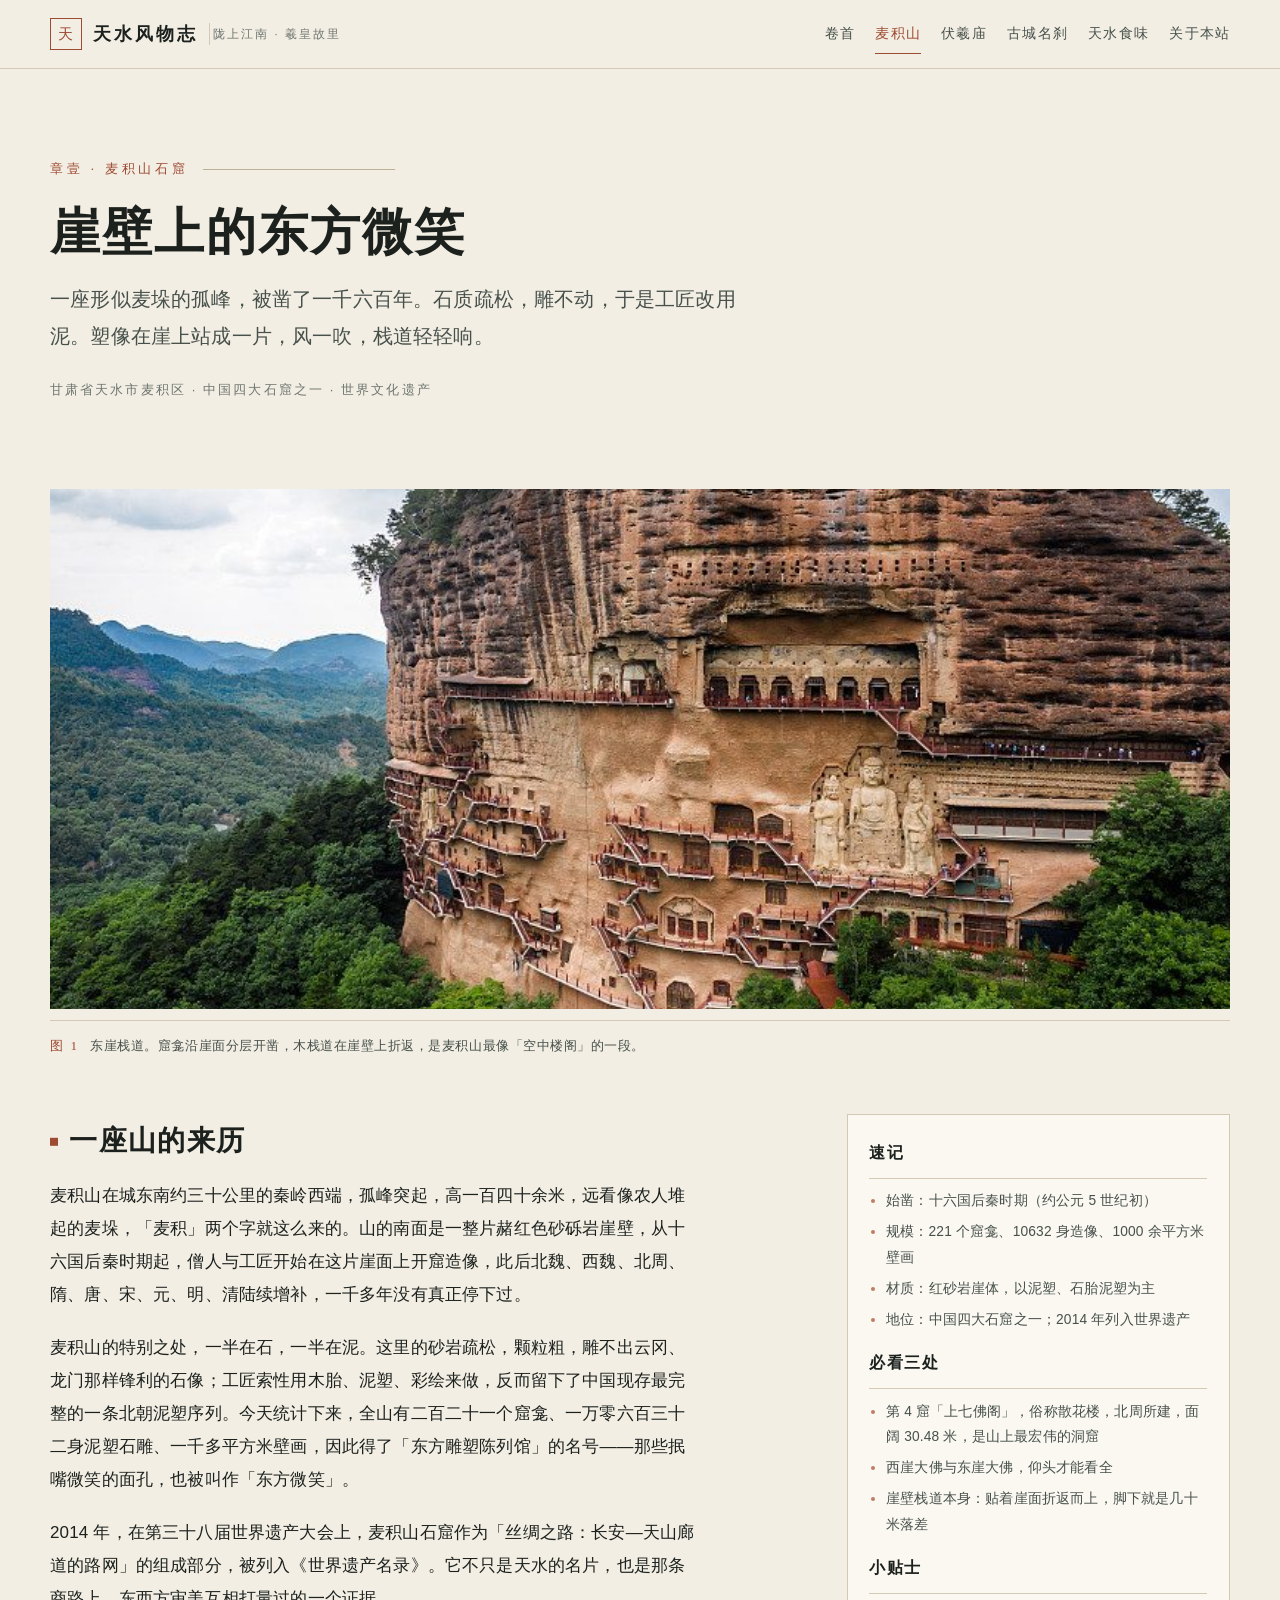
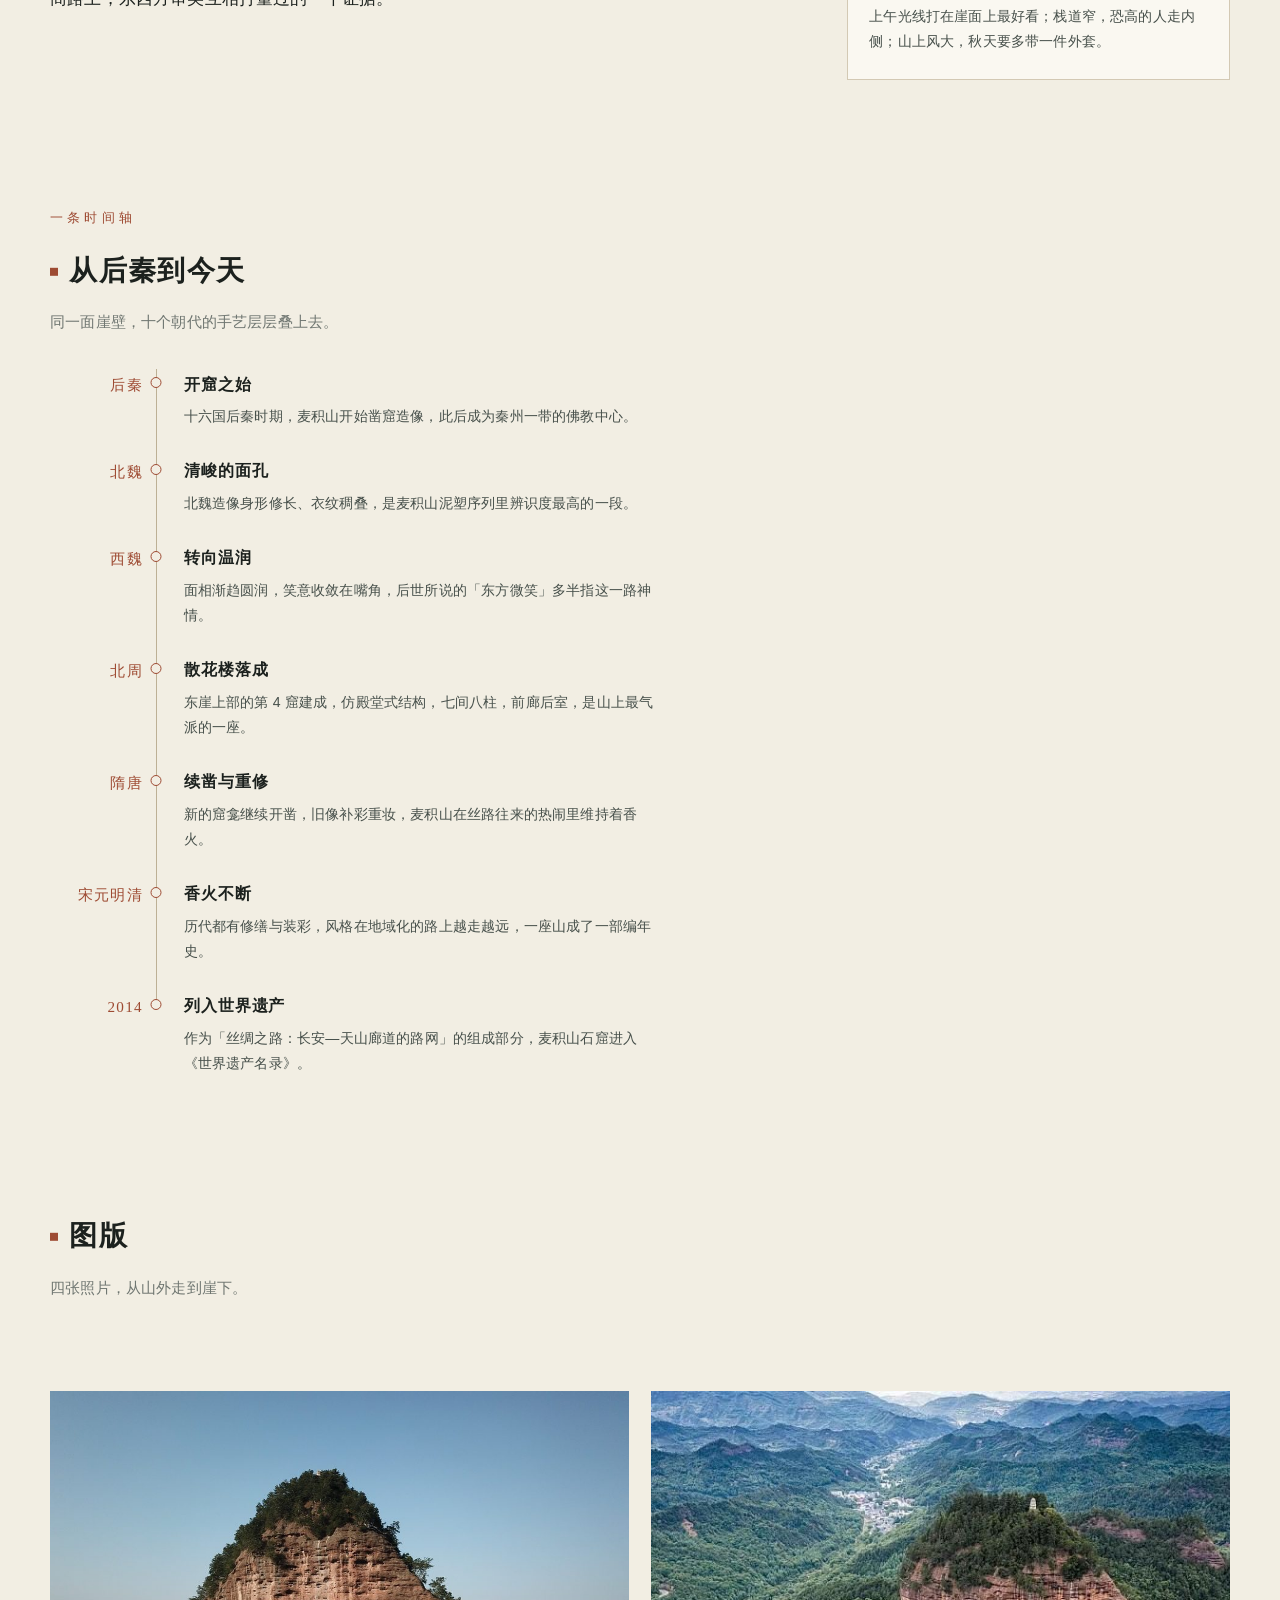
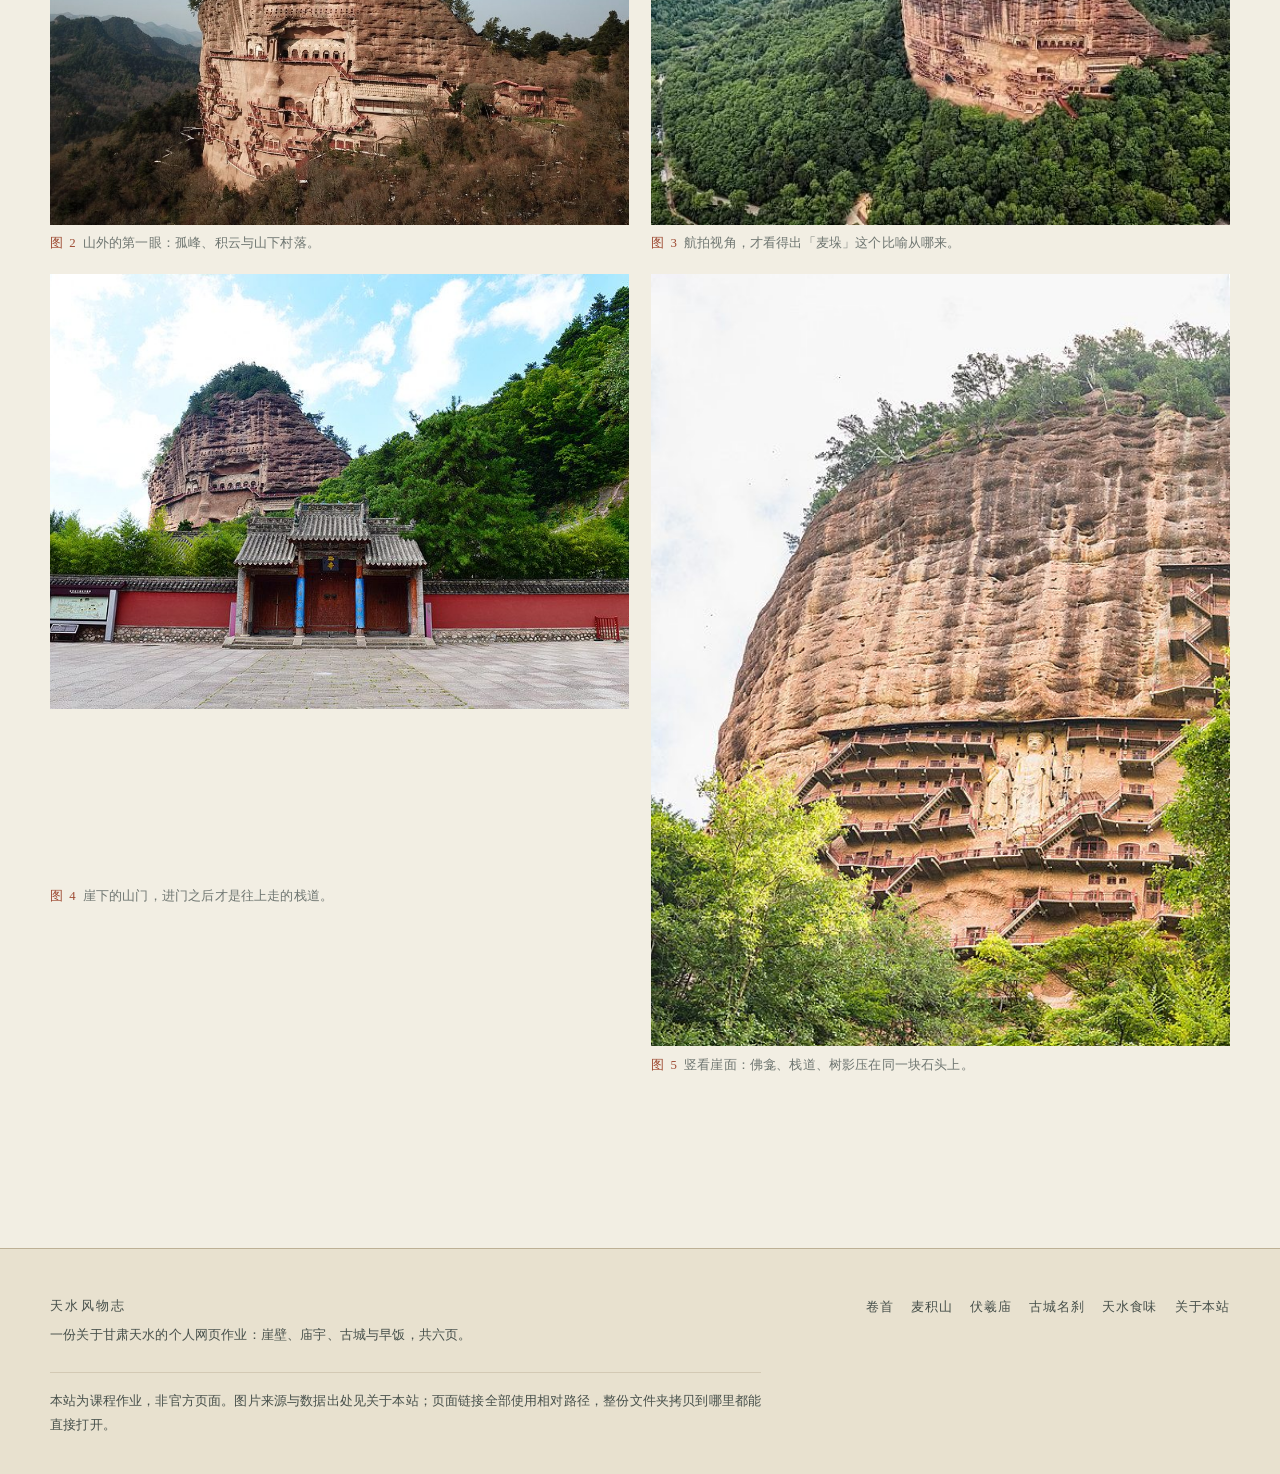
<file: maijishan.html>
<!DOCTYPE html>
<html lang="zh-CN">
<head>
<meta charset="UTF-8">
<meta name="viewport" content="width=device-width, initial-scale=1">
<title>麦积山 · 崖壁上的东方微笑 | 天水风物志</title>
<meta name="description" content="麦积山石窟：始建于后秦，现存 221 个窟龛、10632 身泥塑石雕，2014 年列入世界遗产。一条从后秦到当代的时间轴，与四幅图版。">
<link rel="icon" href="images/favicon.svg" type="image/svg+xml">
<link rel="preconnect" href="https://miaoda.feishu.cn" crossorigin>
<link rel="stylesheet" href="https://miaoda.feishu.cn/fonts/css2?family=Noto+Serif+SC:wght@400;600;700;900&family=Noto+Sans+SC:wght@300;400;500;700&display=swap">
<link rel="stylesheet" href="css/style.css">
</head>
<body>

<header class="masthead" id="masthead">
  <div class="masthead__inner">
    <a class="brand" href="index.html" aria-label="返回首页">
      <span class="brand-seal" aria-hidden="true">天</span>
      <span class="brand-name">天水风物志</span>
      <span class="brand-sub">陇上江南 · 羲皇故里</span>
    </a>
    <button class="nav-toggle" type="button" aria-expanded="false" aria-controls="site-nav">目录</button>
    <nav class="site-nav" id="site-nav" aria-label="主导航">
      <a href="index.html">卷首</a>
      <a href="maijishan.html" class="is-active" aria-current="page">麦积山</a>
      <a href="fuximiao.html">伏羲庙</a>
      <a href="gucheng.html">古城名刹</a>
      <a href="shiwei.html">天水食味</a>
      <a href="about.html">关于本站</a>
    </nav>
  </div>
</header>

<main>

  <section class="chapter-head wrap">
    <p class="chapter-head__no">章壹 · 麦积山石窟</p>
    <h1>崖壁上的东方微笑</h1>
    <p class="lede">一座形似麦垛的孤峰，被凿了一千六百年。石质疏松，雕不动，于是工匠改用泥。塑像在崖上站成一片，风一吹，栈道轻轻响。</p>
    <p class="chapter-head__meta">甘肃省天水市麦积区 · 中国四大石窟之一 · 世界文化遗产</p>
  </section>

  <figure class="plate plate--wide wrap">
    <img src="images/mj-03.jpg" alt="麦积山石窟东崖，层层栈道与龛内造像" width="800" height="489">
    <figcaption><span class="plate-no">图 1</span> 东崖栈道。窟龛沿崖面分层开凿，木栈道在崖壁上折返，是麦积山最像「空中楼阁」的一段。</figcaption>
  </figure>

  <section class="article wrap" aria-labelledby="mj-story">
    <div class="article__grid">
      <div class="prose prose--lead">
        <h2 class="section-title" id="mj-story">一座山的来历</h2>
        <p>麦积山在城东南约三十公里的秦岭西端，孤峰突起，高一百四十余米，远看像农人堆起的麦垛，「麦积」两个字就这么来的。山的南面是一整片赭红色砂砾岩崖壁，从十六国后秦时期起，僧人与工匠开始在这片崖面上开窟造像，此后北魏、西魏、北周、隋、唐、宋、元、明、清陆续增补，一千多年没有真正停下过。</p>
        <p>麦积山的特别之处，一半在石，一半在泥。这里的砂岩疏松，颗粒粗，雕不出云冈、龙门那样锋利的石像；工匠索性用木胎、泥塑、彩绘来做，反而留下了中国现存最完整的一条北朝泥塑序列。今天统计下来，全山有二百二十一个窟龛、一万零六百三十二身泥塑石雕、一千多平方米壁画，因此得了「东方雕塑陈列馆」的名号——那些抿嘴微笑的面孔，也被叫作「东方微笑」。</p>
        <p>2014 年，在第三十八届世界遗产大会上，麦积山石窟作为「丝绸之路：长安—天山廊道的路网」的组成部分，被列入《世界遗产名录》。它不只是天水的名片，也是那条商路上，东西方审美互相打量过的一个证据。</p>
      </div>

      <aside class="aside-card" aria-label="麦积山速记">
        <h3>速记</h3>
        <ul>
          <li>始凿：十六国后秦时期（约公元 5 世纪初）</li>
          <li>规模：221 个窟龛、10632 身造像、1000 余平方米壁画</li>
          <li>材质：红砂岩崖体，以泥塑、石胎泥塑为主</li>
          <li>地位：中国四大石窟之一；2014 年列入世界遗产</li>
        </ul>
        <h3>必看三处</h3>
        <ul>
          <li>第 4 窟「上七佛阁」，俗称散花楼，北周所建，面阔 30.48 米，是山上最宏伟的洞窟</li>
          <li>西崖大佛与东崖大佛，仰头才能看全</li>
          <li>崖壁栈道本身：贴着崖面折返而上，脚下就是几十米落差</li>
        </ul>
        <h3>小贴士</h3>
        <p>上午光线打在崖面上最好看；栈道窄，恐高的人走内侧；山上风大，秋天要多带一件外套。</p>
      </aside>
    </div>
  </section>

  <section class="timeline-block wrap" aria-labelledby="mj-timeline">
    <p class="kicker">一条时间轴</p>
    <h2 class="section-title" id="mj-timeline">从后秦到今天</h2>
    <p class="section-sub">同一面崖壁，十个朝代的手艺层层叠上去。</p>

    <ol class="timeline">
      <li>
        <span class="timeline__time">后秦</span>
        <span class="timeline__rail" aria-hidden="true"></span>
        <div class="timeline__body">
          <h3>开窟之始</h3>
          <p>十六国后秦时期，麦积山开始凿窟造像，此后成为秦州一带的佛教中心。</p>
        </div>
      </li>
      <li>
        <span class="timeline__time">北魏</span>
        <span class="timeline__rail" aria-hidden="true"></span>
        <div class="timeline__body">
          <h3>清峻的面孔</h3>
          <p>北魏造像身形修长、衣纹稠叠，是麦积山泥塑序列里辨识度最高的一段。</p>
        </div>
      </li>
      <li>
        <span class="timeline__time">西魏</span>
        <span class="timeline__rail" aria-hidden="true"></span>
        <div class="timeline__body">
          <h3>转向温润</h3>
          <p>面相渐趋圆润，笑意收敛在嘴角，后世所说的「东方微笑」多半指这一路神情。</p>
        </div>
      </li>
      <li>
        <span class="timeline__time">北周</span>
        <span class="timeline__rail" aria-hidden="true"></span>
        <div class="timeline__body">
          <h3>散花楼落成</h3>
          <p>东崖上部的第 4 窟建成，仿殿堂式结构，七间八柱，前廊后室，是山上最气派的一座。</p>
        </div>
      </li>
      <li>
        <span class="timeline__time">隋唐</span>
        <span class="timeline__rail" aria-hidden="true"></span>
        <div class="timeline__body">
          <h3>续凿与重修</h3>
          <p>新的窟龛继续开凿，旧像补彩重妆，麦积山在丝路往来的热闹里维持着香火。</p>
        </div>
      </li>
      <li>
        <span class="timeline__time">宋元明清</span>
        <span class="timeline__rail" aria-hidden="true"></span>
        <div class="timeline__body">
          <h3>香火不断</h3>
          <p>历代都有修缮与装彩，风格在地域化的路上越走越远，一座山成了一部编年史。</p>
        </div>
      </li>
      <li>
        <span class="timeline__time">2014</span>
        <span class="timeline__rail" aria-hidden="true"></span>
        <div class="timeline__body">
          <h3>列入世界遗产</h3>
          <p>作为「丝绸之路：长安—天山廊道的路网」的组成部分，麦积山石窟进入《世界遗产名录》。</p>
        </div>
      </li>
    </ol>
  </section>

  <section class="wrap band" aria-labelledby="mj-plates">
    <h2 class="section-title" id="mj-plates">图版</h2>
    <p class="section-sub">四张照片，从山外走到崖下。</p>
    <div class="plate-grid plate-grid--2x2">
      <figure>
        <img src="images/mj-01.jpg" alt="麦积山石窟全景，孤峰与山门" width="1000" height="714" loading="lazy">
        <figcaption><b>图 2</b>山外的第一眼：孤峰、积云与山下村落。</figcaption>
      </figure>
      <figure>
        <img src="images/mj-02.jpg" alt="航拍麦积山，四周青山环抱" width="800" height="457" loading="lazy">
        <figcaption><b>图 3</b>航拍视角，才看得出「麦垛」这个比喻从哪来。</figcaption>
      </figure>
      <figure>
        <img src="images/mj-04.jpg" alt="麦积山石窟山门与红墙" width="800" height="543" loading="lazy">
        <figcaption><b>图 4</b>崖下的山门，进门之后才是往上走的栈道。</figcaption>
      </figure>
      <figure class="is-tall">
        <img src="images/mj-05.jpg" alt="麦积山崖壁与大佛立像" width="533" height="800" loading="lazy">
        <figcaption><b>图 5</b>竖看崖面：佛龛、栈道、树影压在同一块石头上。</figcaption>
      </figure>
    </div>
  </section>

</main>

<footer class="site-foot">
  <div class="wrap site-foot__inner">
    <div>
      <p class="site-foot__title">天水风物志</p>
      <p>一份关于甘肃天水的个人网页作业：崖壁、庙宇、古城与早饭，共六页。</p>
      <p class="site-foot__colophon">本站为课程作业，非官方页面。图片来源与数据出处见<a href="about.html">关于本站</a>；页面链接全部使用相对路径，整份文件夹拷贝到哪里都能直接打开。</p>
    </div>
    <nav class="site-foot__nav" aria-label="页脚导航">
      <a href="index.html">卷首</a>
      <a href="maijishan.html">麦积山</a>
      <a href="fuximiao.html">伏羲庙</a>
      <a href="gucheng.html">古城名刹</a>
      <a href="shiwei.html">天水食味</a>
      <a href="about.html">关于本站</a>
    </nav>
  </div>
</footer>

<div class="toast" id="toast" role="status" aria-live="polite"></div>
<script src="js/main.js"></script>
</body>
</html>
</file>
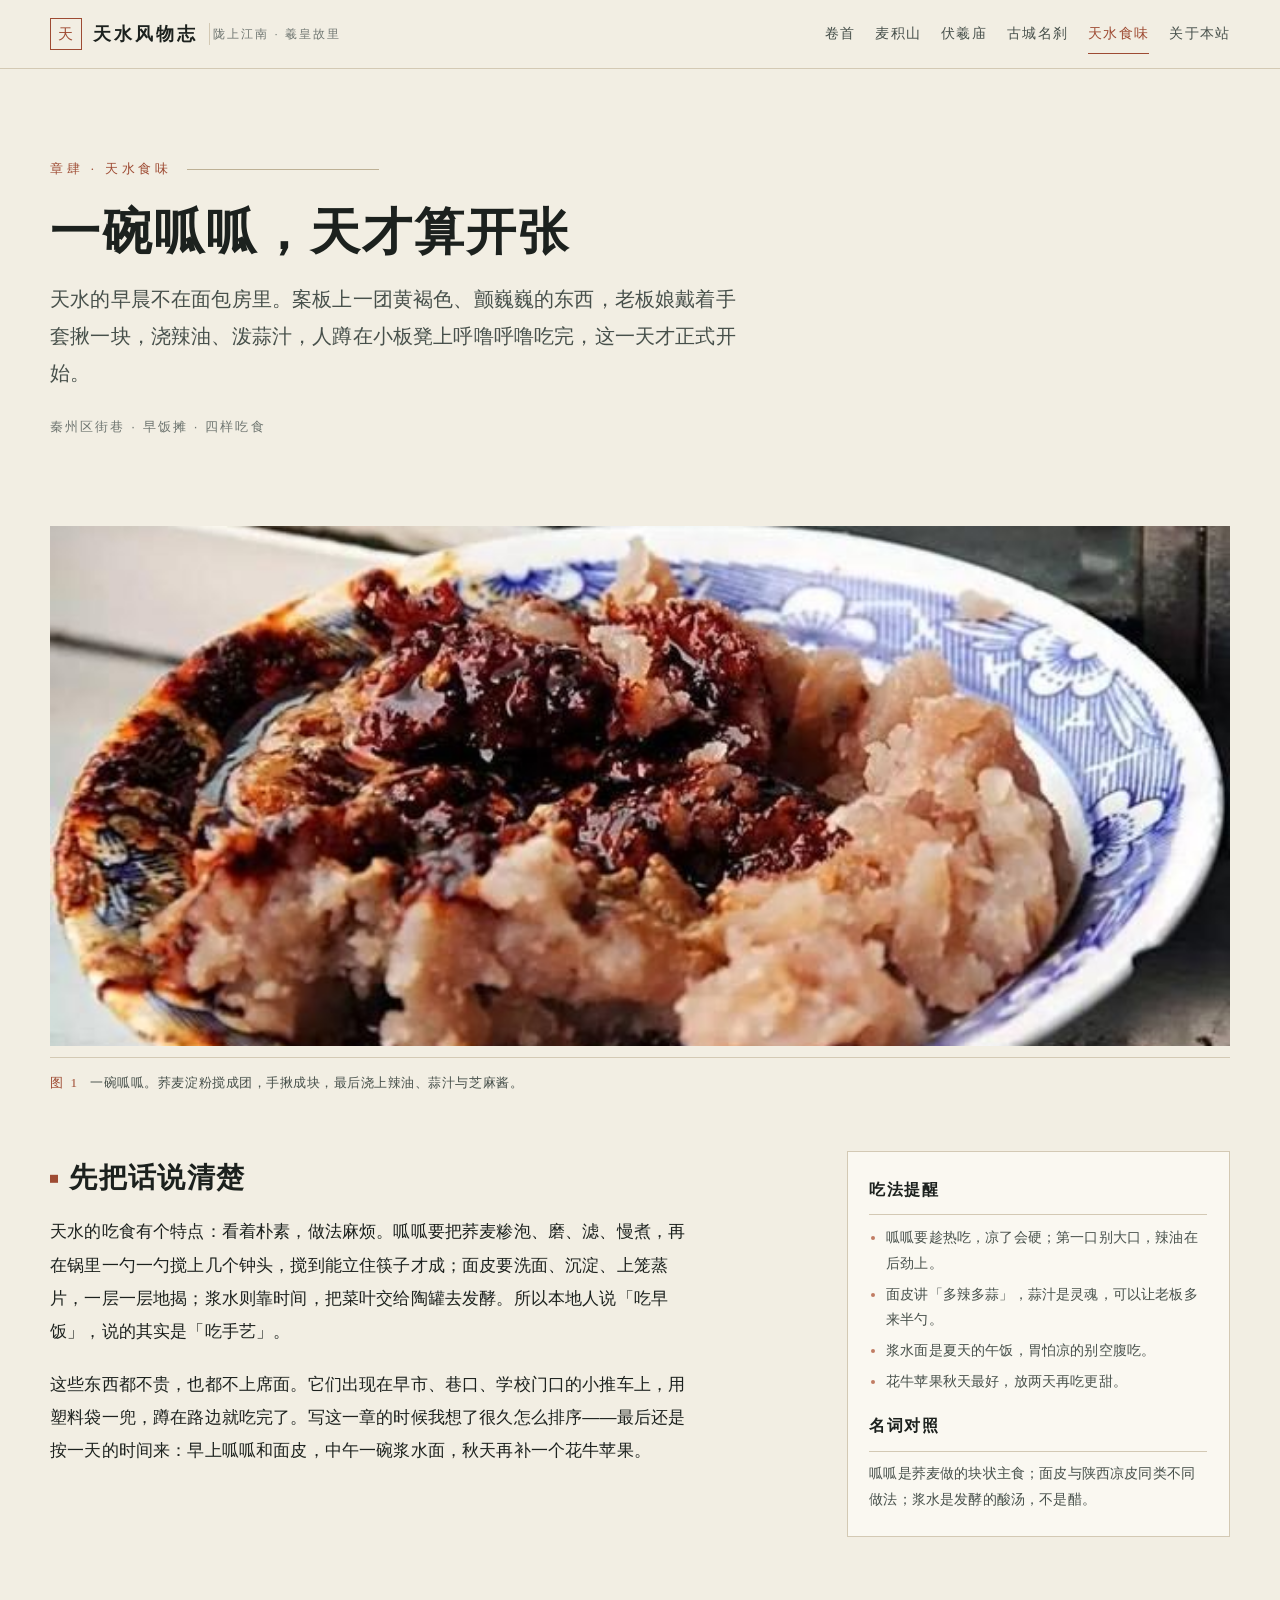
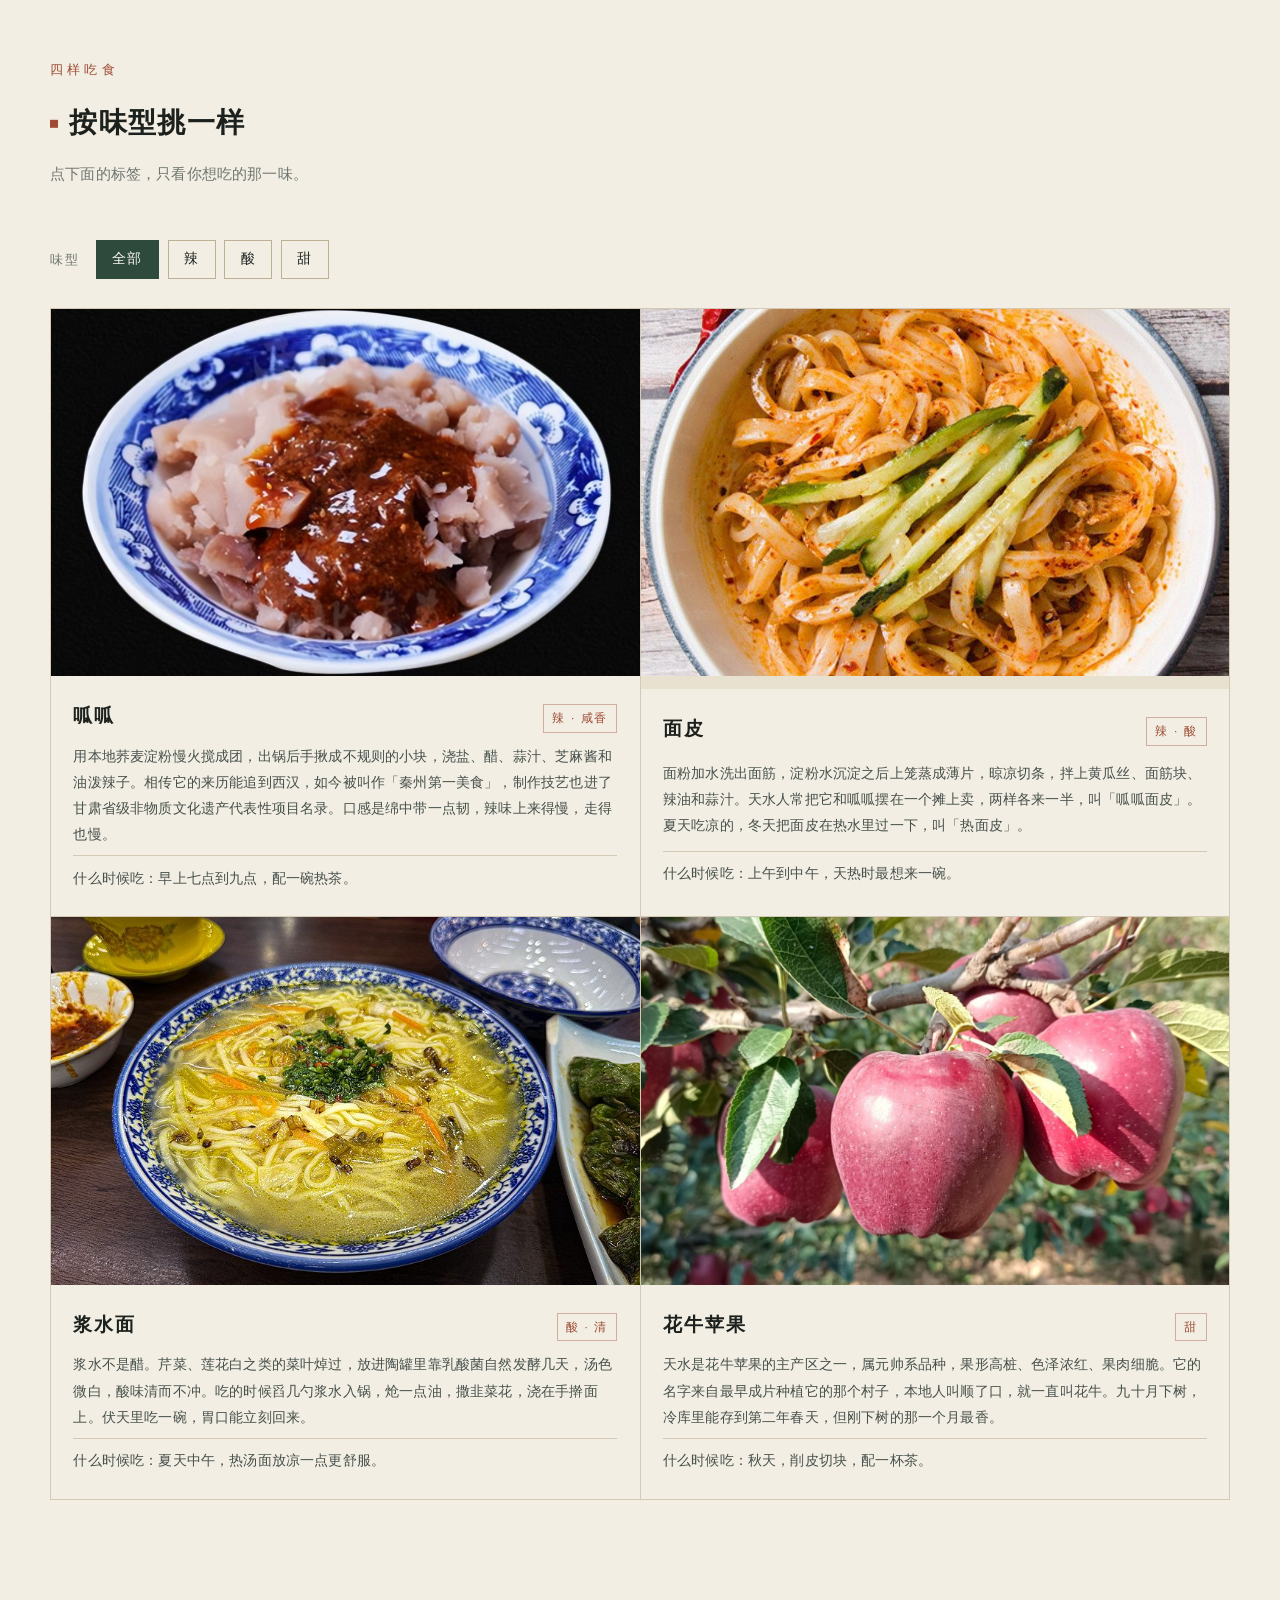
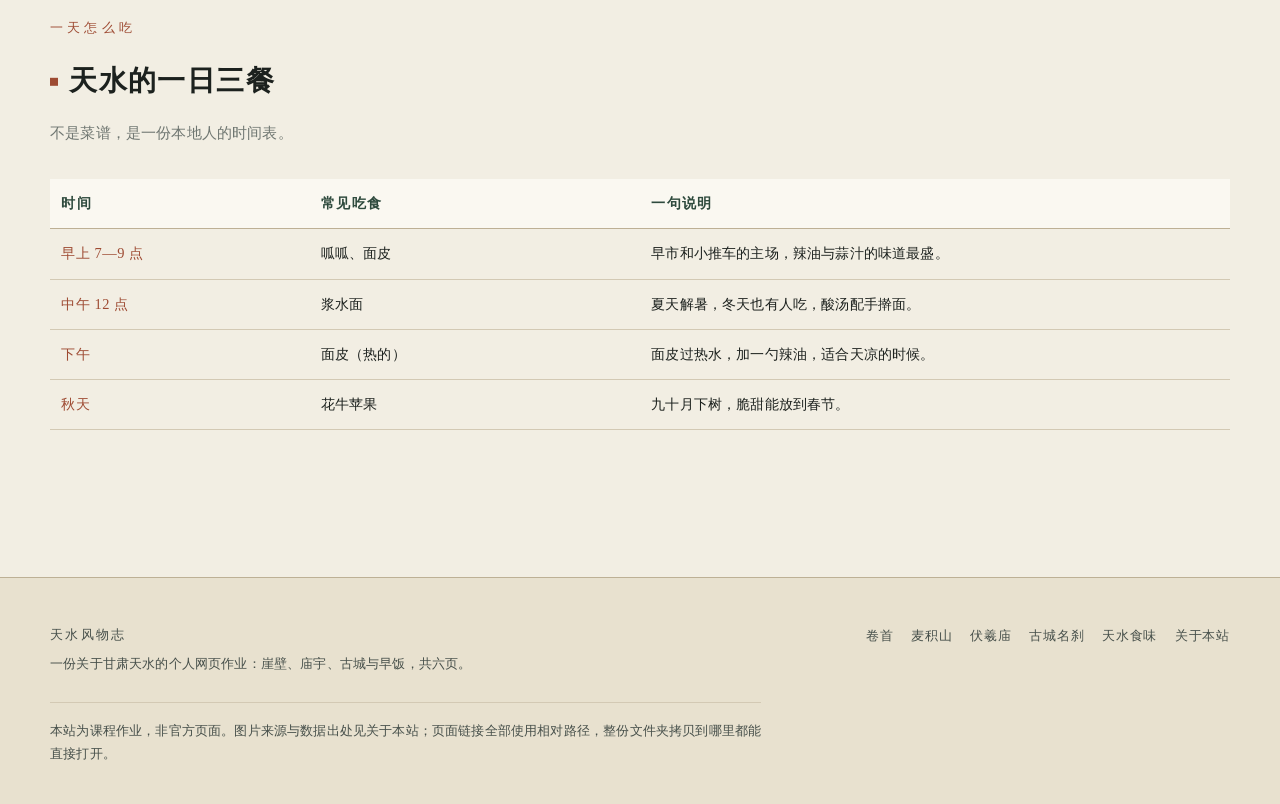
<file: shiwei.html>
<!DOCTYPE html>
<html lang="zh-CN">
<head>
<meta charset="UTF-8">
<meta name="viewport" content="width=device-width, initial-scale=1">
<title>天水食味 · 一碗呱呱，天才算开张 | 天水风物志</title>
<meta name="description" content="天水人的早饭：荞麦搅成的呱呱、洗面蒸出的面皮、浆水点成的浆水面，还有秋天的花牛苹果。四种味道，按味型筛选着看。">
<link rel="icon" href="images/favicon.svg" type="image/svg+xml">
<link rel="preconnect" href="https://miaoda.feishu.cn" crossorigin>
<link rel="stylesheet" href="https://miaoda.feishu.cn/fonts/css2?family=Noto+Serif+SC:wght@400;600;700;900&family=Noto+Sans+SC:wght@300;400;500;700&display=swap">
<link rel="stylesheet" href="css/style.css">
</head>
<body>

<header class="masthead" id="masthead">
  <div class="masthead__inner">
    <a class="brand" href="index.html" aria-label="返回首页">
      <span class="brand-seal" aria-hidden="true">天</span>
      <span class="brand-name">天水风物志</span>
      <span class="brand-sub">陇上江南 · 羲皇故里</span>
    </a>
    <button class="nav-toggle" type="button" aria-expanded="false" aria-controls="site-nav">目录</button>
    <nav class="site-nav" id="site-nav" aria-label="主导航">
      <a href="index.html">卷首</a>
      <a href="maijishan.html">麦积山</a>
      <a href="fuximiao.html">伏羲庙</a>
      <a href="gucheng.html">古城名刹</a>
      <a href="shiwei.html" class="is-active" aria-current="page">天水食味</a>
      <a href="about.html">关于本站</a>
    </nav>
  </div>
</header>

<main>

  <section class="chapter-head wrap">
    <p class="chapter-head__no">章肆 · 天水食味</p>
    <h1>一碗呱呱，天才算开张</h1>
    <p class="lede">天水的早晨不在面包房里。案板上一团黄褐色、颤巍巍的东西，老板娘戴着手套揪一块，浇辣油、泼蒜汁，人蹲在小板凳上呼噜呼噜吃完，这一天才正式开始。</p>
    <p class="chapter-head__meta">秦州区街巷 · 早饭摊 · 四样吃食</p>
  </section>

  <figure class="plate plate--wide wrap">
    <img src="images/gg-01.jpg" alt="一碗天水呱呱，浇着红亮的辣油与蒜汁" width="640" height="426">
    <figcaption><span class="plate-no">图 1</span> 一碗呱呱。荞麦淀粉搅成团，手揪成块，最后浇上辣油、蒜汁与芝麻酱。</figcaption>
  </figure>

  <section class="article wrap" aria-labelledby="sw-story">
    <div class="article__grid">
      <div class="prose prose--lead">
        <h2 class="section-title" id="sw-story">先把话说清楚</h2>
        <p>天水的吃食有个特点：看着朴素，做法麻烦。呱呱要把荞麦糁泡、磨、滤、慢煮，再在锅里一勺一勺搅上几个钟头，搅到能立住筷子才成；面皮要洗面、沉淀、上笼蒸片，一层一层地揭；浆水则靠时间，把菜叶交给陶罐去发酵。所以本地人说「吃早饭」，说的其实是「吃手艺」。</p>
        <p>这些东西都不贵，也都不上席面。它们出现在早市、巷口、学校门口的小推车上，用塑料袋一兜，蹲在路边就吃完了。写这一章的时候我想了很久怎么排序——最后还是按一天的时间来：早上呱呱和面皮，中午一碗浆水面，秋天再补一个花牛苹果。</p>
      </div>
      <aside class="aside-card" aria-label="吃法提醒">
        <h3>吃法提醒</h3>
        <ul>
          <li>呱呱要趁热吃，凉了会硬；第一口别大口，辣油在后劲上。</li>
          <li>面皮讲「多辣多蒜」，蒜汁是灵魂，可以让老板多来半勺。</li>
          <li>浆水面是夏天的午饭，胃怕凉的别空腹吃。</li>
          <li>花牛苹果秋天最好，放两天再吃更甜。</li>
        </ul>
        <h3>名词对照</h3>
        <p>呱呱是荞麦做的块状主食；面皮与陕西凉皮同类不同做法；浆水是发酵的酸汤，不是醋。</p>
      </aside>
    </div>
  </section>

  <section class="wrap band" aria-labelledby="sw-grid-title">
    <p class="kicker">四样吃食</p>
    <h2 class="section-title" id="sw-grid-title">按味型挑一样</h2>
    <p class="section-sub">点下面的标签，只看你想吃的那一味。</p>

    <div class="filters" role="group" aria-label="按味型筛选">
      <span class="filters__label">味型</span>
      <button class="chip is-on" type="button" data-filter="all" aria-pressed="true">全部</button>
      <button class="chip" type="button" data-filter="la" aria-pressed="false">辣</button>
      <button class="chip" type="button" data-filter="suan" aria-pressed="false">酸</button>
      <button class="chip" type="button" data-filter="tian" aria-pressed="false">甜</button>
    </div>

    <div class="food-grid" id="food-grid">
      <article class="food-card" data-taste="la">
        <div class="food-card__figure">
          <img src="images/gg-02.jpg" alt="蓝花碗中的天水呱呱，覆着厚厚一层辣油" width="1184" height="762" loading="lazy">
        </div>
        <div class="food-card__body">
          <div class="food-card__head">
            <h3>呱呱</h3>
            <span class="taste">辣 · 咸香</span>
          </div>
          <p>用本地荞麦淀粉慢火搅成团，出锅后手揪成不规则的小块，浇盐、醋、蒜汁、芝麻酱和油泼辣子。相传它的来历能追到西汉，如今被叫作「秦州第一美食」，制作技艺也进了甘肃省级非物质文化遗产代表性项目名录。口感是绵中带一点韧，辣味上来得慢，走得也慢。</p>
          <p class="food-card__note">什么时候吃：早上七点到九点，配一碗热茶。</p>
        </div>
      </article>

      <article class="food-card" data-taste="la suan">
        <div class="food-card__figure">
          <img src="images/mp-01.jpg" alt="一碗切条的天水面皮，配黄瓜丝与辣油" width="750" height="750" loading="lazy">
        </div>
        <div class="food-card__body">
          <div class="food-card__head">
            <h3>面皮</h3>
            <span class="taste">辣 · 酸</span>
          </div>
          <p>面粉加水洗出面筋，淀粉水沉淀之后上笼蒸成薄片，晾凉切条，拌上黄瓜丝、面筋块、辣油和蒜汁。天水人常把它和呱呱摆在一个摊上卖，两样各来一半，叫「呱呱面皮」。夏天吃凉的，冬天把面皮在热水里过一下，叫「热面皮」。</p>
          <p class="food-card__note">什么时候吃：上午到中午，天热时最想来一碗。</p>
        </div>
      </article>

      <article class="food-card" data-taste="suan">
        <div class="food-card__figure">
          <img src="images/js-01.jpg" alt="一碗浆水面，汤色清亮，撒着韭菜花" width="800" height="600" loading="lazy">
        </div>
        <div class="food-card__body">
          <div class="food-card__head">
            <h3>浆水面</h3>
            <span class="taste">酸 · 清</span>
          </div>
          <p>浆水不是醋。芹菜、莲花白之类的菜叶焯过，放进陶罐里靠乳酸菌自然发酵几天，汤色微白，酸味清而不冲。吃的时候舀几勺浆水入锅，炝一点油，撒韭菜花，浇在手擀面上。伏天里吃一碗，胃口能立刻回来。</p>
          <p class="food-card__note">什么时候吃：夏天中午，热汤面放凉一点更舒服。</p>
        </div>
      </article>

      <article class="food-card" data-taste="tian">
        <div class="food-card__figure">
          <img src="images/apple-01.jpg" alt="枝头成熟的天水花牛苹果，果面浓红" width="1200" height="1600" loading="lazy">
        </div>
        <div class="food-card__body">
          <div class="food-card__head">
            <h3>花牛苹果</h3>
            <span class="taste">甜</span>
          </div>
          <p>天水是花牛苹果的主产区之一，属元帅系品种，果形高桩、色泽浓红、果肉细脆。它的名字来自最早成片种植它的那个村子，本地人叫顺了口，就一直叫花牛。九十月下树，冷库里能存到第二年春天，但刚下树的那一个月最香。</p>
          <p class="food-card__note">什么时候吃：秋天，削皮切块，配一杯茶。</p>
        </div>
      </article>
    </div>
    <p class="food-empty" id="food-empty">这个味型暂时没有记录。</p>
  </section>

  <section class="wrap band" aria-labelledby="sw-table">
    <p class="kicker">一天怎么吃</p>
    <h2 class="section-title" id="sw-table">天水的一日三餐</h2>
    <p class="section-sub">不是菜谱，是一份本地人的时间表。</p>
    <table class="day-table">
      <colgroup>
        <col style="width:22%">
        <col style="width:28%">
        <col style="width:50%">
      </colgroup>
      <thead>
        <tr>
          <th scope="col">时间</th>
          <th scope="col">常见吃食</th>
          <th scope="col">一句说明</th>
        </tr>
      </thead>
      <tbody>
        <tr>
          <td>早上 7—9 点</td>
          <td>呱呱、面皮</td>
          <td>早市和小推车的主场，辣油与蒜汁的味道最盛。</td>
        </tr>
        <tr>
          <td>中午 12 点</td>
          <td>浆水面</td>
          <td>夏天解暑，冬天也有人吃，酸汤配手擀面。</td>
        </tr>
        <tr>
          <td>下午</td>
          <td>面皮（热的）</td>
          <td>面皮过热水，加一勺辣油，适合天凉的时候。</td>
        </tr>
        <tr>
          <td>秋天</td>
          <td>花牛苹果</td>
          <td>九十月下树，脆甜能放到春节。</td>
        </tr>
      </tbody>
    </table>
  </section>

</main>

<footer class="site-foot">
  <div class="wrap site-foot__inner">
    <div>
      <p class="site-foot__title">天水风物志</p>
      <p>一份关于甘肃天水的个人网页作业：崖壁、庙宇、古城与早饭，共六页。</p>
      <p class="site-foot__colophon">本站为课程作业，非官方页面。图片来源与数据出处见<a href="about.html">关于本站</a>；页面链接全部使用相对路径，整份文件夹拷贝到哪里都能直接打开。</p>
    </div>
    <nav class="site-foot__nav" aria-label="页脚导航">
      <a href="index.html">卷首</a>
      <a href="maijishan.html">麦积山</a>
      <a href="fuximiao.html">伏羲庙</a>
      <a href="gucheng.html">古城名刹</a>
      <a href="shiwei.html">天水食味</a>
      <a href="about.html">关于本站</a>
    </nav>
  </div>
</footer>

<div class="toast" id="toast" role="status" aria-live="polite"></div>
<script src="js/main.js"></script>
</body>
</html>
</file>
<file: css/style.css>
/* ============================================================
   天水风物志 · 全站样式
   版式概念：一册地方志图录 —— 竖排题签、朱印、图版编号、纸色底
   ============================================================ */

:root {
  --paper: #f2eee3;
  --paper-deep: #e8e1cf;
  --paper-soft: #faf8f1;
  --ink: #1c211e;
  --ink-2: #47504b;
  --ink-3: #6f7671;
  --red: #9e4b33;
  --red-soft: #c07d64;
  --pine: #2e4a3d;
  --river: #4f7470;
  --line: #d3c9b4;
  --line-strong: #bdb095;

  --serif: "Noto Serif SC", "Source Han Serif SC", "Songti SC", "STSong", "SimSun", serif;
  --sans: "Noto Sans SC", "PingFang SC", "Microsoft YaHei", "Hiragino Sans GB", sans-serif;

  --wrap: 1180px;
  --gap: clamp(1.25rem, 3vw, 2.5rem);
  --ease: cubic-bezier(.2, .7, .2, 1);
}

* { box-sizing: border-box; }

html { -webkit-text-size-adjust: 100%; }

body {
  margin: 0;
  background: var(--paper);
  color: var(--ink);
  font-family: var(--sans);
  font-size: 17px;
  line-height: 1.95;
  letter-spacing: .01em;
  text-rendering: optimizeLegibility;
}

img { display: block; max-width: 100%; height: auto; }

figure { margin: 0; }

a { color: inherit; text-decoration: none; }

button { font: inherit; color: inherit; }

::selection { background: var(--red); color: var(--paper-soft); }

/* ---------- 基础排版 ---------- */

.wrap {
  width: min(100% - 2.5rem, var(--wrap));
  margin-inline: auto;
}

/* 内容段的统一呼吸感 */
.band { padding-block: clamp(2rem, 4vw, 3.2rem); }

.serif { font-family: var(--serif); }

.kicker {
  font-family: var(--serif);
  font-size: .82rem;
  letter-spacing: .32em;
  color: var(--red);
}

.lede {
  font-family: var(--serif);
  font-size: clamp(1.05rem, 1.6vw, 1.3rem);
  line-height: 1.8;
  color: var(--ink-2);
}

.prose p {
  margin: 0 0 1.15em;
  max-width: 38em;
}

.prose p:last-child { margin-bottom: 0; }

.prose--lead p:first-child::first-letter {
  font-family: var(--serif);
  font-size: 2.9em;
  float: left;
  line-height: .92;
  padding: .06em .12em 0 0;
  color: var(--red);
}

h2.section-title {
  font-family: var(--serif);
  font-weight: 600;
  font-size: clamp(1.35rem, 2.4vw, 1.75rem);
  letter-spacing: .05em;
  margin: 0 0 .35em;
  display: flex;
  align-items: baseline;
  gap: .7rem;
}

h2.section-title::before {
  content: "";
  width: .5rem;
  height: .5rem;
  background: var(--red);
  flex: 0 0 auto;
  transform: translateY(-.15em);
}

.section-sub {
  color: var(--ink-3);
  font-size: .92rem;
  margin: 0 0 2rem;
}

/* ---------- 页眉 ---------- */

.masthead {
  position: sticky;
  top: 0;
  z-index: 50;
  background: color-mix(in srgb, var(--paper) 92%, transparent);
  backdrop-filter: blur(6px);
  border-bottom: 1px solid var(--line);
}

.masthead__inner {
  width: min(100% - 2.5rem, var(--wrap));
  margin-inline: auto;
  display: flex;
  align-items: center;
  gap: 1rem;
  min-height: 68px;
}

.brand {
  display: flex;
  align-items: center;
  gap: .7rem;
  margin-right: auto;
  padding-block: .5rem;
}

.brand-seal {
  width: 2rem;
  height: 2rem;
  display: grid;
  place-items: center;
  border: 1.5px solid var(--red);
  color: var(--red);
  font-family: var(--serif);
  font-size: .95rem;
  line-height: 1;
  flex: 0 0 auto;
}

.brand-name {
  font-family: var(--serif);
  font-size: 1.12rem;
  letter-spacing: .16em;
  font-weight: 600;
}

.brand-sub {
  font-size: .72rem;
  letter-spacing: .18em;
  color: var(--ink-3);
  display: none;
}

@media (min-width: 900px) {
  .brand-sub { display: block; padding-left: .2rem; border-left: 1px solid var(--line); }
}

.site-nav {
  display: flex;
  align-items: center;
  gap: clamp(.5rem, 1.6vw, 1.35rem);
  font-size: .9rem;
  letter-spacing: .08em;
}

.site-nav a {
  padding: .35rem 0;
  border-bottom: 1px solid transparent;
  color: var(--ink-2);
  transition: color .2s var(--ease), border-color .2s var(--ease);
}

.site-nav a:hover { color: var(--ink); border-bottom-color: var(--line-strong); }

.site-nav a.is-active {
  color: var(--red);
  border-bottom-color: var(--red);
}

.nav-toggle {
  display: none;
  background: none;
  border: 1px solid var(--line-strong);
  padding: .35rem .75rem;
  font-size: .85rem;
  letter-spacing: .12em;
  cursor: pointer;
}

@media (max-width: 819px) {
  .nav-toggle { display: block; }
  .site-nav {
    position: absolute;
    left: 0;
    right: 0;
    top: 100%;
    display: grid;
    gap: 0;
    background: var(--paper-soft);
    border-bottom: 1px solid var(--line);
    padding: .5rem 1.25rem 1rem;
    font-size: 1rem;
    max-height: 0;
    overflow: hidden;
    transition: max-height .3s var(--ease);
  }
  .masthead.is-open .site-nav { max-height: 24rem; }
  .site-nav a {
    padding: .7rem 0;
    border-bottom: 1px solid var(--line);
  }
  .site-nav a:hover { border-bottom-color: var(--line); }
}

/* ---------- 首页：分栏题签 + 主图 ---------- */

.home-hero {
  display: grid;
  grid-template-columns: minmax(0, 5fr) minmax(0, 7fr);
  min-height: min(78vh, 660px);
  border-bottom: 1px solid var(--line);
}

.home-hero__text {
  padding: clamp(2rem, 5vw, 4.5rem) clamp(1.5rem, 4vw, 3.5rem);
  background: var(--paper);
  display: flex;
  flex-direction: column;
  justify-content: center;
  gap: 1.6rem;
}

.home-hero__title {
  writing-mode: vertical-rl;
  font-family: var(--serif);
  font-weight: 700;
  font-size: clamp(2.2rem, 4.4vw, 3.4rem);
  letter-spacing: .28em;
  line-height: 1.35;
  margin: 0;
  color: var(--ink);
  max-height: 62vh;
}

.home-hero__seal {
  width: 2.4rem;
  height: 2.4rem;
  display: grid;
  place-items: center;
  border: 1.5px solid var(--red);
  color: var(--red);
  font-family: var(--serif);
  font-size: .82rem;
  letter-spacing: .1em;
}

.home-hero__aside { display: grid; gap: 1rem; }

.home-hero__line {
  font-family: var(--serif);
  font-size: clamp(1.1rem, 1.9vw, 1.45rem);
  line-height: 1.85;
  color: var(--pine);
  margin: 0;
  max-width: 26em;
}

.home-hero__meta {
  font-size: .82rem;
  letter-spacing: .2em;
  color: var(--ink-3);
}

.home-hero__figure {
  position: relative;
  overflow: hidden;
  background: var(--paper-deep);
}

.home-hero__figure img {
  width: 100%;
  height: 100%;
  object-fit: cover;
  object-position: 50% 42%;
}

.home-hero__figure figcaption {
  position: absolute;
  left: 1rem;
  bottom: 1rem;
  right: 1rem;
  font-family: var(--serif);
  font-size: .78rem;
  letter-spacing: .12em;
  color: #f6f2e8;
  text-shadow: 0 1px 6px rgba(0, 0, 0, .55);
  display: flex;
  gap: .5rem;
  align-items: center;
}

@media (max-width: 819px) {
  .home-hero { grid-template-columns: 1fr; min-height: 0; }
  .home-hero__text { order: 2; padding: 2rem 1.25rem 2.4rem; }
  .home-hero__title {
    writing-mode: horizontal-tb;
    max-height: none;
    letter-spacing: .18em;
    font-size: 2.1rem;
  }
  .home-hero__figure { order: 1; height: 42vh; min-height: 260px; }
}

/* ---------- 卷首导语 ---------- */

.preface {
  display: grid;
  grid-template-columns: minmax(0, 7fr) minmax(0, 4fr);
  gap: var(--gap);
  padding-block: clamp(2.5rem, 6vw, 5rem);
  border-bottom: 1px solid var(--line);
}

.preface__figure { align-self: start; }

.preface__note {
  border-left: 1px solid var(--line);
  padding-left: 1.1rem;
  font-size: .9rem;
  color: var(--ink-2);
}

.preface__note dl { margin: 0; display: grid; gap: .55rem; }
.preface__note dt {
  font-family: var(--serif);
  letter-spacing: .1em;
  color: var(--red);
  font-size: .82rem;
}
.preface__note dd { margin: 0 0 .35rem; }

@media (max-width: 819px) {
  .preface { grid-template-columns: 1fr; }
}

/* ---------- 章节目录卡 ---------- */

.chapters {
  padding-block: clamp(2.5rem, 6vw, 4.5rem);
}

.chapter-list {
  display: grid;
  grid-template-columns: repeat(2, minmax(0, 1fr));
  gap: 1px;
  background: var(--line);
  border: 1px solid var(--line);
}

.chapter-card {
  display: grid;
  grid-template-columns: minmax(0, 1fr) minmax(0, 1.25fr);
  gap: 0;
  background: var(--paper);
  min-height: 190px;
  transition: background .25s var(--ease);
}

.chapter-card:hover { background: var(--paper-soft); }

.chapter-card__body {
  padding: 1.4rem 1.3rem;
  display: flex;
  flex-direction: column;
  gap: .5rem;
}

.chapter-card__no {
  font-family: var(--serif);
  font-size: .78rem;
  letter-spacing: .28em;
  color: var(--red);
}

.chapter-card__title {
  font-family: var(--serif);
  font-size: 1.2rem;
  font-weight: 600;
  letter-spacing: .06em;
  margin: 0;
  line-height: 1.5;
}

.chapter-card__desc {
  font-size: .88rem;
  color: var(--ink-2);
  line-height: 1.8;
  margin: 0;
}

.chapter-card__more {
  margin-top: auto;
  font-size: .78rem;
  letter-spacing: .16em;
  color: var(--ink-3);
  display: inline-flex;
  align-items: center;
  gap: .4rem;
}

.chapter-card:hover .chapter-card__more { color: var(--red); }

.chapter-card__figure { overflow: hidden; }

.chapter-card__figure img {
  width: 100%;
  height: 100%;
  object-fit: cover;
  transition: transform .6s var(--ease);
}

.chapter-card:hover .chapter-card__figure img { transform: scale(1.03); }

/* 五张卡：3 + 2 排布，避免末行只剩一个 */
.chapter-list > :nth-child(5) { grid-column: 1 / -1; }
.chapter-list > :nth-child(5) { grid-template-columns: minmax(0, 1fr) minmax(0, 1.25fr); }

@media (max-width: 819px) {
  .chapter-list { grid-template-columns: 1fr; }
  .chapter-list > :nth-child(5) { grid-column: auto; }
  /* 窄屏改为上图下文，避免文字被压成一行六字 */
  .chapter-card { grid-template-columns: 1fr; }
  .chapter-card__figure { order: -1; }
  .chapter-card__figure img { height: auto; aspect-ratio: 16 / 9; object-fit: cover; }
  .chapter-card:hover .chapter-card__figure img { transform: none; }
}

/* ---------- 速览条 ---------- */

.facts {
  padding-block: clamp(2rem, 5vw, 3.5rem);
  border-top: 1px solid var(--line);
  background: var(--paper-deep);
}

.facts__grid {
  display: grid;
  grid-template-columns: repeat(4, minmax(0, 1fr));
  gap: 1px;
  background: var(--line-strong);
  border: 1px solid var(--line-strong);
}

.fact {
  background: var(--paper-deep);
  padding: 1.6rem 1.3rem 1.4rem;
  display: flex;
  flex-direction: column;
  gap: .4rem;
}

.fact__num {
  font-family: var(--serif);
  font-size: clamp(1.5rem, 3vw, 2.2rem);
  font-weight: 700;
  line-height: 1.2;
  color: var(--pine);
}

.fact__label {
  font-size: .8rem;
  letter-spacing: .14em;
  color: var(--red);
}

.fact__text {
  font-size: .84rem;
  color: var(--ink-2);
  line-height: 1.75;
}

@media (max-width: 819px) {
  .facts__grid { grid-template-columns: repeat(2, minmax(0, 1fr)); }
}

/* ---------- 分页面：章首 ---------- */

.chapter-head {
  padding: clamp(2.5rem, 7vw, 5.5rem) 0 clamp(1.5rem, 3vw, 2.2rem);
}

.chapter-head__no {
  display: flex;
  align-items: center;
  gap: .9rem;
  font-family: var(--serif);
  font-size: .8rem;
  letter-spacing: .3em;
  color: var(--red);
  margin: 0 0 1.1rem;
}

.chapter-head__no::after {
  content: "";
  height: 1px;
  width: min(12rem, 30vw);
  background: var(--line-strong);
}

.chapter-head h1 {
  font-family: var(--serif);
  font-weight: 700;
  font-size: clamp(1.9rem, 4.4vw, 3.1rem);
  line-height: 1.35;
  letter-spacing: .04em;
  margin: 0 0 .9rem;
  max-width: 26em;
}

.chapter-head .lede { max-width: 34em; margin: 0; }

.chapter-head__meta {
  margin-top: 1.4rem;
  font-size: .82rem;
  letter-spacing: .16em;
  color: var(--ink-3);
}

/* ---------- 图版 ---------- */

.plate {
  margin-block: clamp(1.5rem, 3vw, 2.5rem) 0;
}

.plate--wide img {
  width: 100%;
  height: clamp(260px, 46vw, 520px);
  object-fit: cover;
  object-position: 50% 50%;
  background: var(--paper-deep);
}

.plate--bleed { width: 100%; }

.plate figcaption {
  display: flex;
  gap: .7rem;
  align-items: baseline;
  padding-top: .7rem;
  border-top: 1px solid var(--line);
  margin-top: .7rem;
  font-family: var(--serif);
  font-size: .82rem;
  color: var(--ink-2);
  letter-spacing: .04em;
}

.plate figcaption .plate-no {
  color: var(--red);
  letter-spacing: .16em;
  flex: 0 0 auto;
}

/* 图版三宫格 */
.plate-grid {
  display: grid;
  grid-template-columns: repeat(3, minmax(0, 1fr));
  gap: 1rem 1.1rem;
  padding-block: clamp(2rem, 5vw, 3.5rem);
}

/* 四张图版：2×2 排布，避免末行只剩一张 */
.plate-grid--2x2 { grid-template-columns: repeat(2, minmax(0, 1fr)); gap: 1.2rem 1.4rem; }

.plate-grid figure { display: grid; gap: .55rem; }

.plate-grid img {
  width: 100%;
  aspect-ratio: 4 / 3;
  object-fit: cover;
  background: var(--paper-deep);
}

/* 竖幅图版不裁成横框 */
.plate-grid figure.is-tall img { aspect-ratio: 3 / 4; }

.plate-grid figcaption {
  font-family: var(--serif);
  font-size: .8rem;
  color: var(--ink-3);
  line-height: 1.7;
}

.plate-grid figcaption b {
  color: var(--red);
  font-weight: 400;
  letter-spacing: .12em;
  margin-right: .35rem;
}

@media (max-width: 819px) {
  .plate-grid { grid-template-columns: 1fr; }
  .plate-grid--2x2 { grid-template-columns: repeat(2, minmax(0, 1fr)); }
}

@media (max-width: 560px) {
  .plate-grid,
  .plate-grid--2x2 { grid-template-columns: 1fr; }
}

/* ---------- 正文 + 侧栏 ---------- */

.article {
  padding-block: clamp(2rem, 5vw, 3.5rem);
}

.article__grid {
  display: grid;
  grid-template-columns: minmax(0, 7fr) minmax(0, 3.6fr);
  gap: clamp(1.5rem, 4vw, 3.5rem);
  align-items: start;
}

.aside-card {
  border: 1px solid var(--line);
  background: var(--paper-soft);
  padding: 1.35rem 1.35rem 1.5rem;
  display: grid;
  gap: .6rem;
}

.aside-card h3 {
  font-family: var(--serif);
  font-size: 1rem;
  font-weight: 600;
  letter-spacing: .1em;
  margin: 0;
  padding-bottom: .6rem;
  border-bottom: 1px solid var(--line);
}

.aside-card p { margin: 0; font-size: .86rem; line-height: 1.85; color: var(--ink-2); }

.aside-card ul {
  margin: 0;
  padding-left: 1.05rem;
  font-size: .86rem;
  line-height: 1.85;
  color: var(--ink-2);
}

.aside-card li { margin-bottom: .35rem; }

.aside-card li::marker { color: var(--red-soft); }

@media (max-width: 819px) {
  .article__grid { grid-template-columns: 1fr; }
}

/* ---------- 时间轴 ---------- */

.timeline-block { padding-block: clamp(2rem, 5vw, 3.5rem); }

.timeline {
  list-style: none;
  margin: 0;
  padding: 0;
  display: grid;
}

.timeline li {
  display: grid;
  grid-template-columns: 6rem 1.25rem minmax(0, 1fr);
  align-items: start;
  min-height: 4.6rem;
}

.timeline__time {
  font-family: var(--serif);
  font-size: .95rem;
  letter-spacing: .08em;
  color: var(--red);
  padding-top: .1rem;
  text-align: right;
  padding-right: .2rem;
}

.timeline__rail {
  position: relative;
  width: 1px;
  height: 100%;
  background: var(--line-strong);
  justify-self: center;
}

.timeline__rail::after {
  content: "";
  position: absolute;
  top: .55rem;
  left: 50%;
  transform: translateX(-50%);
  width: 9px;
  height: 9px;
  border: 1.5px solid var(--red);
  border-radius: 50%;
  background: var(--paper);
}

.timeline li:last-child .timeline__rail { background: linear-gradient(var(--line-strong) 0 1rem, transparent 1rem); }

.timeline__body { padding: 0 0 1.6rem 1.1rem; }

.timeline__body h3 {
  font-family: var(--serif);
  font-size: 1.02rem;
  font-weight: 600;
  margin: 0 0 .25rem;
  letter-spacing: .06em;
}

.timeline__body p {
  margin: 0;
  font-size: .88rem;
  line-height: 1.8;
  color: var(--ink-2);
  max-width: 34em;
}

@media (max-width: 640px) {
  .timeline li { grid-template-columns: 4.2rem 1rem minmax(0, 1fr); min-height: 4rem; }
  .timeline__time { font-size: .84rem; }
}

/* ---------- 建筑中轴线 ---------- */

.axis {
  display: grid;
  grid-template-columns: repeat(5, minmax(0, 1fr));
  gap: 0;
  position: relative;
  margin-block: 2rem 2.4rem;
  padding-block: 1rem;
}

.axis::before {
  content: "";
  position: absolute;
  left: 0;
  right: 0;
  top: 50%;
  height: 1px;
  background: var(--line-strong);
  transform: translateY(-50%);
}

.axis__node {
  position: relative;
  display: grid;
  justify-items: center;
  gap: .55rem;
  padding-block: .4rem;
  text-align: center;
}

.axis__node span.dot {
  width: 13px;
  height: 13px;
  border-radius: 50%;
  background: var(--paper);
  border: 1.5px solid var(--pine);
  z-index: 1;
}

.axis__node span.dot--first,
.axis__node span.dot--last { background: var(--red); border-color: var(--red); }

.axis__node b {
  font-family: var(--serif);
  font-size: .98rem;
  font-weight: 600;
  letter-spacing: .12em;
  background: var(--paper);
  padding: .1rem .45rem;
  z-index: 1;
}

.axis__node small {
  font-size: .74rem;
  letter-spacing: .1em;
  color: var(--ink-3);
  background: var(--paper);
  padding: 0 .35rem;
  z-index: 1;
}

@media (max-width: 700px) {
  .axis { grid-template-columns: repeat(2, minmax(0, 1fr)); gap: 1.2rem; }
  .axis::before { display: none; }
  .axis__node { border: 1px solid var(--line); padding: .9rem .4rem; background: var(--paper-soft); }
}

/* ---------- 食味页：筛选 ---------- */

.filters {
  display: flex;
  flex-wrap: wrap;
  align-items: center;
  gap: .55rem;
  padding-block: 1.2rem 1.8rem;
}

.filters__label {
  font-family: var(--serif);
  font-size: .82rem;
  letter-spacing: .18em;
  color: var(--ink-3);
  margin-right: .4rem;
}

.chip {
  background: transparent;
  border: 1px solid var(--line-strong);
  padding: .3rem .95rem;
  font-size: .86rem;
  letter-spacing: .1em;
  cursor: pointer;
  transition: background .2s var(--ease), color .2s var(--ease), border-color .2s var(--ease);
}

.chip:hover { border-color: var(--ink-3); }

.chip.is-on {
  background: var(--pine);
  border-color: var(--pine);
  color: var(--paper-soft);
}

.food-grid {
  display: grid;
  grid-template-columns: repeat(2, minmax(0, 1fr));
  gap: 1px;
  background: var(--line);
  border: 1px solid var(--line);
}

.food-card {
  background: var(--paper);
  display: grid;
  grid-template-rows: auto auto;
  gap: 0;
}

.food-card__figure { overflow: hidden; background: var(--paper-deep); }

.food-card__figure img {
  width: 100%;
  aspect-ratio: 16 / 10;
  object-fit: cover;
}

.food-card__body { padding: 1.35rem 1.4rem 1.6rem; display: grid; gap: .5rem; }

.food-card__head {
  display: flex;
  align-items: baseline;
  justify-content: space-between;
  gap: .8rem;
}

.food-card__head h3 {
  font-family: var(--serif);
  font-size: 1.18rem;
  font-weight: 600;
  letter-spacing: .1em;
  margin: 0;
}

.taste {
  font-size: .74rem;
  letter-spacing: .14em;
  color: var(--red);
  border: 1px solid color-mix(in srgb, var(--red) 40%, var(--paper));
  padding: .1rem .5rem;
  white-space: nowrap;
}

.food-card p { margin: 0; font-size: .88rem; line-height: 1.85; color: var(--ink-2); }

.food-card__note {
  font-family: var(--serif);
  font-size: .8rem;
  color: var(--ink-3);
  border-top: 1px solid var(--line);
  padding-top: .55rem;
}

.food-card[hidden] { display: none; }

.food-empty {
  display: none;
  padding: 2.5rem 0;
  font-family: var(--serif);
  color: var(--ink-3);
}

@media (max-width: 819px) {
  .food-grid { grid-template-columns: 1fr; }
}

/* ---------- 关于页 ---------- */

.about-grid {
  display: grid;
  grid-template-columns: minmax(0, 4fr) minmax(0, 6fr);
  gap: clamp(1.5rem, 4vw, 3rem);
  padding-block: clamp(1.5rem, 4vw, 2.5rem);
  align-items: start;
}

.id-card {
  border: 1px solid var(--line-strong);
  background: var(--paper-soft);
  padding: 1.6rem 1.6rem 1.8rem;
  display: grid;
  gap: .2rem;
}

.id-card h2 {
  font-family: var(--serif);
  font-size: 1.1rem;
  font-weight: 600;
  letter-spacing: .14em;
  margin: 0 0 .8rem;
  padding-bottom: .7rem;
  border-bottom: 1px solid var(--line);
}

.id-row {
  display: grid;
  grid-template-columns: 5.2rem minmax(0, 1fr);
  gap: .6rem;
  padding-block: .55rem;
  border-bottom: 1px dashed var(--line);
  font-size: .92rem;
  align-items: baseline;
}

.id-row:last-child { border-bottom: 0; }

.id-row label {
  font-family: var(--serif);
  color: var(--ink-3);
  letter-spacing: .12em;
  font-size: .85rem;
}

.id-row .value { color: var(--ink); }

.placeholder { color: var(--red); }

.id-card__hint {
  font-size: .8rem;
  color: var(--ink-3);
  line-height: 1.75;
  margin: .8rem 0 0;
}

.contact {
  border-top: 1px solid var(--line);
  margin-top: 1.2rem;
  padding-top: 1rem;
  display: flex;
  flex-wrap: wrap;
  gap: .6rem 1rem;
  align-items: center;
}

.contact__mail {
  font-family: var(--serif);
  letter-spacing: .04em;
  border-bottom: 1px solid var(--red-soft);
  padding-bottom: .1rem;
}

.copy-btn {
  background: none;
  border: 1px solid var(--line-strong);
  padding: .25rem .8rem;
  font-size: .8rem;
  letter-spacing: .12em;
  cursor: pointer;
}

.copy-btn:hover { border-color: var(--pine); color: var(--pine); }

/* ---------- 资料与来源 ---------- */

.sources {
  padding-block: clamp(2rem, 5vw, 3.5rem);
  border-top: 1px solid var(--line);
}

.sources__list {
  display: grid;
  gap: .55rem;
  margin: 0;
  padding: 0;
  list-style: none;
}

.sources__list li {
  font-size: .86rem;
  color: var(--ink-2);
  display: grid;
  grid-template-columns: 1.4rem minmax(0, 1fr);
  gap: .6rem;
  line-height: 1.8;
}

.sources__list li b {
  font-family: var(--serif);
  font-weight: 400;
  color: var(--red);
}

/* ---------- 页脚 ---------- */

.site-foot {
  border-top: 1px solid var(--line-strong);
  background: var(--paper-deep);
  padding-block: clamp(2rem, 4vw, 2.8rem) 2rem;
  margin-top: clamp(2rem, 5vw, 4rem);
}

.site-foot__inner {
  display: grid;
  grid-template-columns: minmax(0, 1.6fr) minmax(0, 1fr);
  gap: 1.5rem;
  align-items: start;
}

.site-foot__title {
  font-family: var(--serif);
  font-size: 1.05rem;
  letter-spacing: .18em;
  margin: 0 0 .5rem;
}

.site-foot p {
  margin: 0 0 .35rem;
  font-size: .82rem;
  color: var(--ink-2);
  line-height: 1.8;
}

.site-foot__nav {
  display: flex;
  flex-wrap: wrap;
  gap: .5rem 1.1rem;
  font-size: .84rem;
  letter-spacing: .06em;
  justify-content: flex-end;
}

.site-foot__nav a {
  color: var(--ink-2);
  border-bottom: 1px solid transparent;
}

.site-foot__nav a:hover { color: var(--red); border-bottom-color: var(--red-soft); }

.site-foot__colophon {
  margin-top: 1.6rem !important;
  padding-top: 1rem;
  border-top: 1px solid var(--line);
  font-size: .78rem;
  color: var(--ink-3);
}

@media (max-width: 819px) {
  .site-foot__inner { grid-template-columns: 1fr; }
  .site-foot__nav { justify-content: flex-start; }
}

/* ---------- 提示条 ---------- */

.toast {
  position: fixed;
  left: 50%;
  bottom: 2.2rem;
  transform: translate(-50%, 1.2rem);
  background: var(--ink);
  color: var(--paper-soft);
  font-size: .86rem;
  letter-spacing: .08em;
  padding: .6rem 1.2rem;
  opacity: 0;
  pointer-events: none;
  transition: opacity .25s var(--ease), transform .25s var(--ease);
  z-index: 90;
}

.toast.is-visible { opacity: 1; transform: translate(-50%, 0); }

/* ---------- 正文小标题与代码 ---------- */

.prose h3 {
  font-family: var(--serif);
  font-size: 1.08rem;
  font-weight: 600;
  letter-spacing: .08em;
  color: var(--pine);
  margin: 1.7em 0 .5em;
}

.prose h3:first-of-type { margin-top: .2em; }

.prose code {
  font-family: ui-monospace, SFMono-Regular, Menlo, Consolas, "Courier New", monospace;
  font-size: .86em;
  background: var(--paper-deep);
  padding: .08em .35em;
  word-break: break-all;
}

/* ---------- 一日三餐表 ---------- */

.day-table {
  width: 100%;
  border-collapse: collapse;
  table-layout: fixed;
  margin-block: 1rem 2rem;
  font-size: .9rem;
}

.day-table th,
.day-table td {
  text-align: left;
  vertical-align: top;
  padding: .75rem .7rem;
  border-bottom: 1px solid var(--line);
  line-height: 1.75;
}

.day-table thead th {
  font-family: var(--serif);
  font-weight: 600;
  letter-spacing: .1em;
  color: var(--pine);
  border-bottom: 1.5px solid var(--line-strong);
  background: var(--paper-soft);
}

.day-table tbody td:first-child {
  font-family: var(--serif);
  color: var(--red);
  letter-spacing: .04em;
}

@media (max-width: 640px) {
  .day-table { font-size: .82rem; }
  .day-table th,
  .day-table td { padding: .55rem .45rem; }
}

/* ---------- 无障碍 ---------- */

:focus-visible {
  outline: 2px solid var(--pine);
  outline-offset: 3px;
}

@media (prefers-reduced-motion: reduce) {
  * {
    animation-duration: .001ms !important;
    transition-duration: .001ms !important;
  }
  .chapter-card:hover .chapter-card__figure img { transform: none; }
}
</file>
